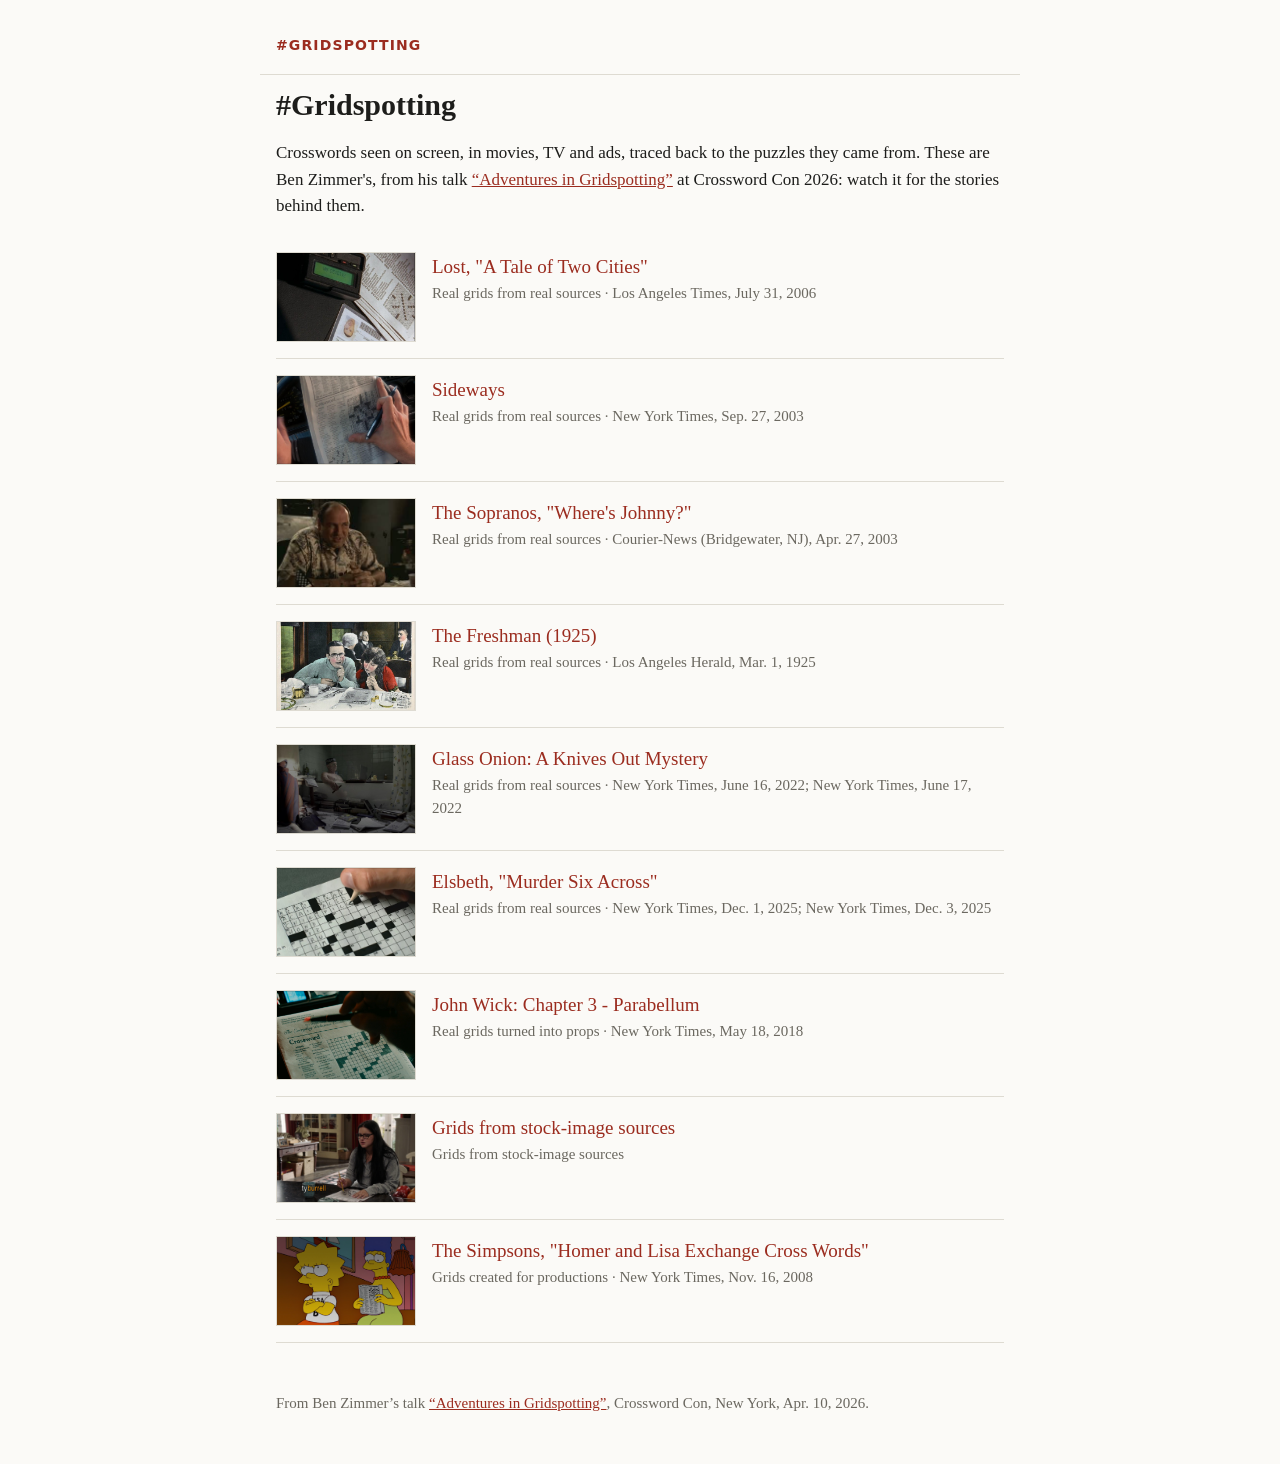
<file: index.html>
<!doctype html>
<html lang="en"><head><meta charset="utf-8">
<meta name="viewport" content="width=device-width, initial-scale=1">
<title>#Gridspotting</title>
<link rel="stylesheet" href="style.css">
</head><body>
<header><a class="site" href="index.html">#Gridspotting</a></header>
<main><h1>#Gridspotting</h1><p>Crosswords seen on screen, in movies, TV and ads, traced back to the puzzles they came from. These are Ben Zimmer's, from his talk <a href="https://www.youtube.com/watch?v=KkjbiKiHQyE">&ldquo;Adventures in Gridspotting&rdquo;</a> at Crossword Con 2026: watch it for the stories behind them.</p><ul class="posts"><li><img src="images/image35.jpg" alt="" loading="lazy"><div><a class="t" href="posts/lost-2006.html">Lost, &quot;A Tale of Two Cities&quot;</a><div class="meta">Real grids from real sources &middot; Los Angeles Times, July 31, 2006</div></div></li>
<li><img src="images/image15.jpg" alt="" loading="lazy"><div><a class="t" href="posts/sideways-2004.html">Sideways</a><div class="meta">Real grids from real sources &middot; New York Times, Sep. 27, 2003</div></div></li>
<li><img src="images/image5.jpg" alt="" loading="lazy"><div><a class="t" href="posts/sopranos-2004.html">The Sopranos, &quot;Where&#x27;s Johnny?&quot;</a><div class="meta">Real grids from real sources &middot; Courier-News (Bridgewater, NJ), Apr. 27, 2003</div></div></li>
<li><img src="images/image11.png" alt="" loading="lazy"><div><a class="t" href="posts/freshman-1925.html">The Freshman (1925)</a><div class="meta">Real grids from real sources &middot; Los Angeles Herald, Mar. 1, 1925</div></div></li>
<li><img src="images/image32.jpg" alt="" loading="lazy"><div><a class="t" href="posts/glass-onion-2022.html">Glass Onion: A Knives Out Mystery</a><div class="meta">Real grids from real sources &middot; New York Times, June 16, 2022; New York Times, June 17, 2022</div></div></li>
<li><img src="images/image22.png" alt="" loading="lazy"><div><a class="t" href="posts/elsbeth-2026.html">Elsbeth, &quot;Murder Six Across&quot;</a><div class="meta">Real grids from real sources &middot; New York Times, Dec. 1, 2025; New York Times, Dec. 3, 2025</div></div></li>
<li><img src="images/image9.png" alt="" loading="lazy"><div><a class="t" href="posts/john-wick-3.html">John Wick: Chapter 3 - Parabellum</a><div class="meta">Real grids turned into props &middot; New York Times, May 18, 2018</div></div></li>
<li><img src="images/image20.png" alt="" loading="lazy"><div><a class="t" href="posts/stock-grids.html">Grids from stock-image sources</a><div class="meta">Grids from stock-image sources</div></div></li>
<li><img src="images/image27.png" alt="" loading="lazy"><div><a class="t" href="posts/simpsons-2008.html">The Simpsons, &quot;Homer and Lisa Exchange Cross Words&quot;</a><div class="meta">Grids created for productions &middot; New York Times, Nov. 16, 2008</div></div></li></ul></main>
<footer>From Ben Zimmer&rsquo;s talk <a href="https://www.youtube.com/watch?v=KkjbiKiHQyE">&ldquo;Adventures in Gridspotting&rdquo;</a>,
Crossword Con, New York, Apr. 10, 2026.</footer>
</body></html>
</file>
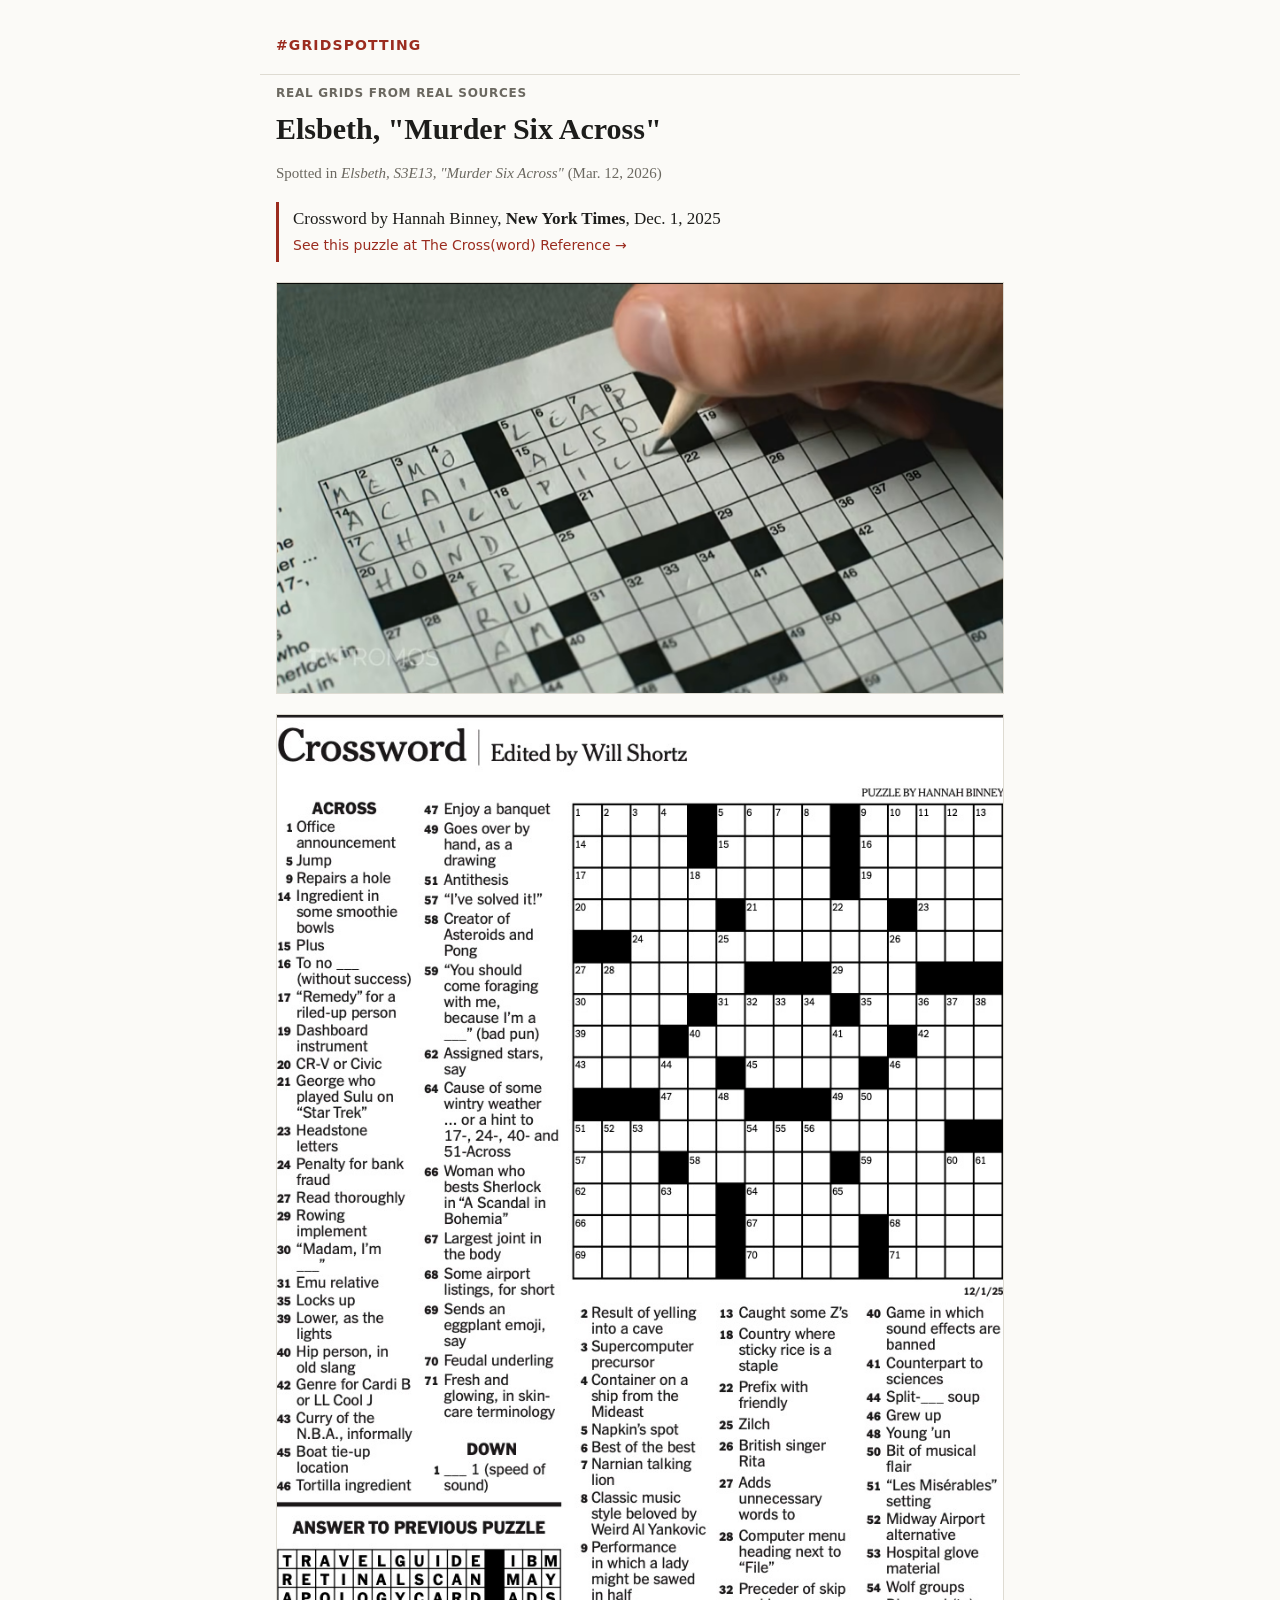
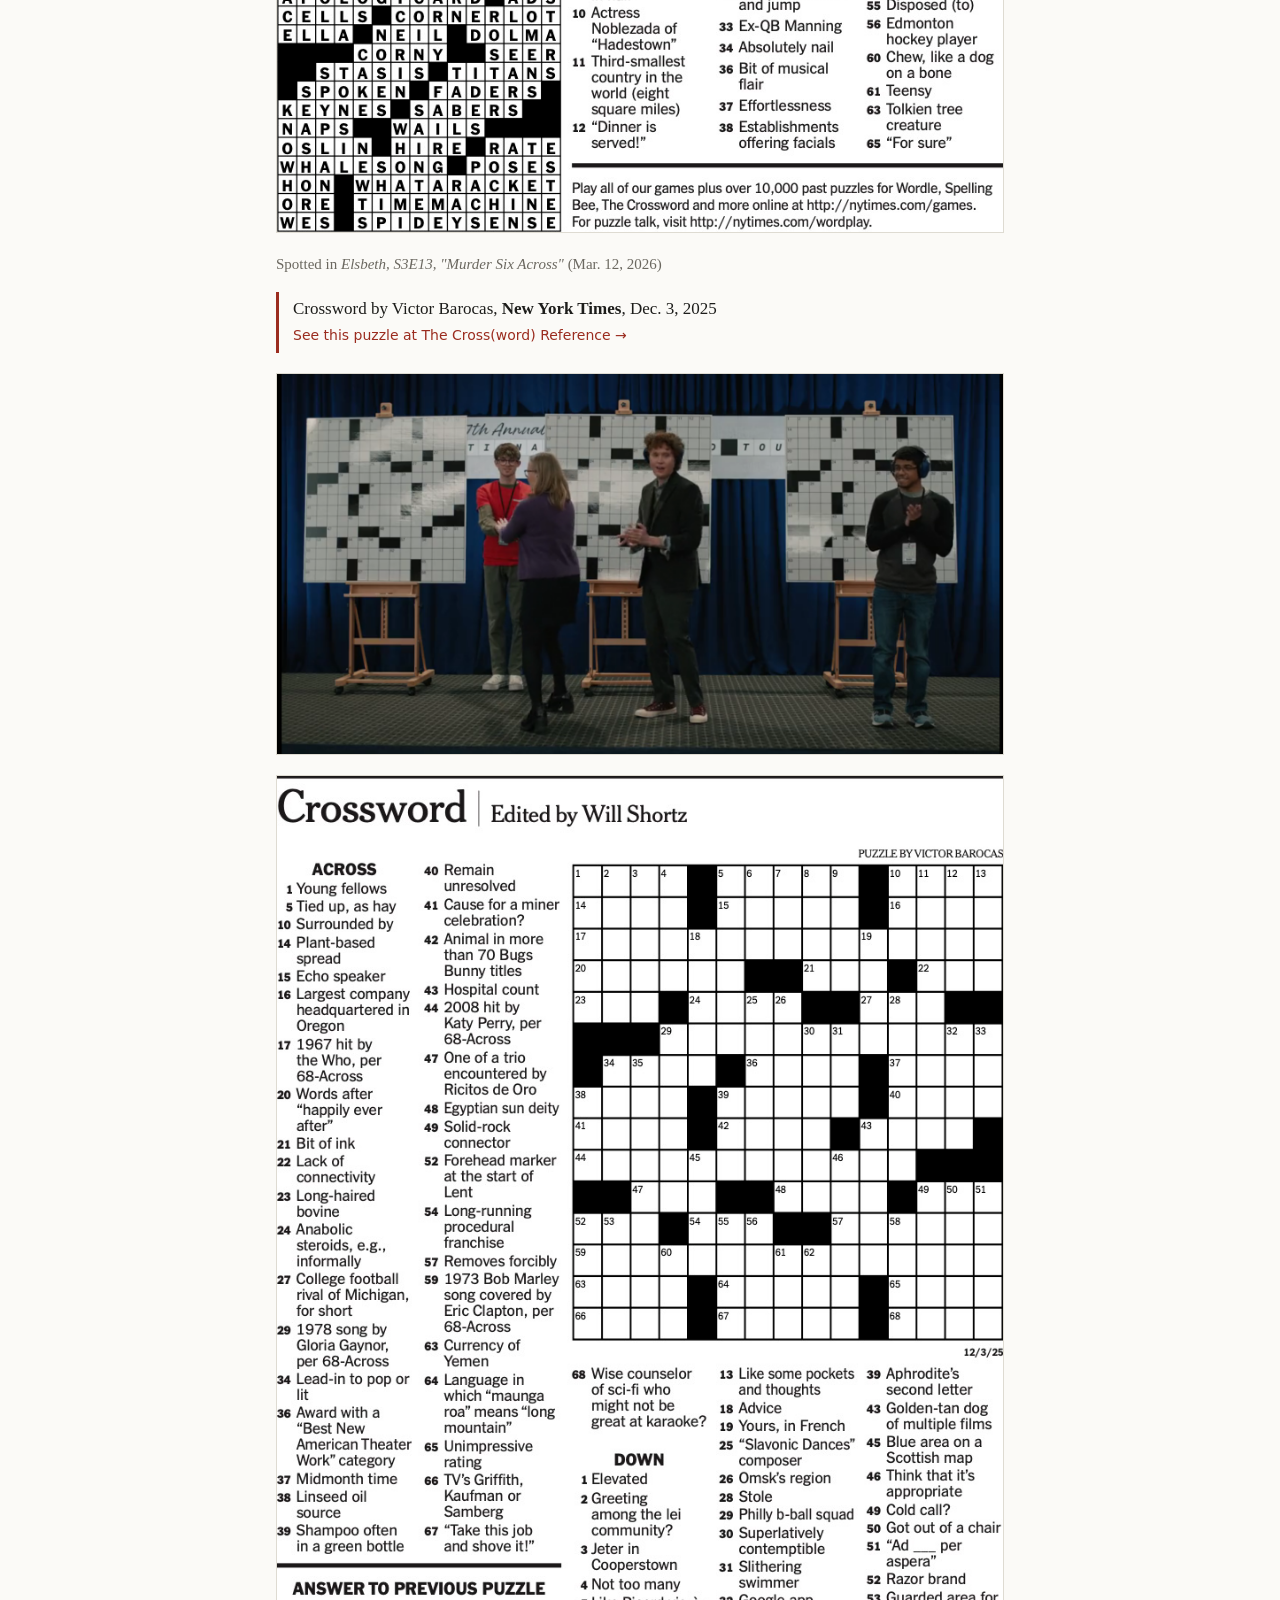
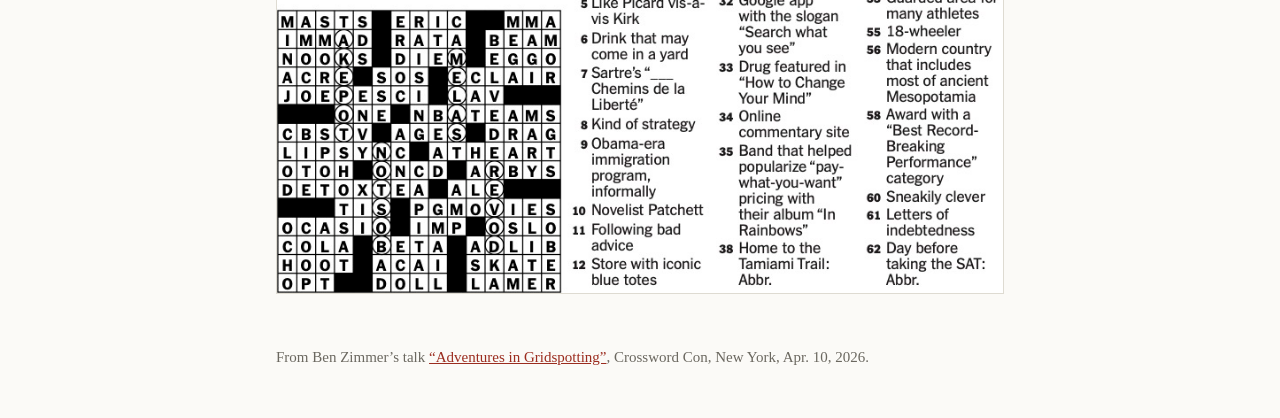
<file: posts/elsbeth-2026.html>
<!doctype html>
<html lang="en"><head><meta charset="utf-8">
<meta name="viewport" content="width=device-width, initial-scale=1">
<title>Elsbeth, &quot;Murder Six Across&quot;</title>
<link rel="stylesheet" href="../style.css">
</head><body>
<header><a class="site" href="../index.html">#Gridspotting</a></header>
<main><p class="kicker">Real grids from real sources</p>
<h1>Elsbeth, &quot;Murder Six Across&quot;</h1>
<section id="new-york-times-2025-12-01">
<p class="meta">Spotted in <i>Elsbeth, S3E13, &quot;Murder Six Across&quot;</i> (Mar. 12, 2026)</p>
<div class="match">Crossword by Hannah Binney, <b>New York Times</b>, Dec. 1, 2025<br><a class="xref" href="https://crosswordreference.com/puzzle/nytimes/nyt2025-12-01">See this puzzle at The Cross(word) Reference &rarr;</a></div>
<figure><img src="../images/image22.png" loading="lazy" alt=""></figure>
<figure><img src="../images/image7.png" loading="lazy" alt=""></figure>
</section>
<section id="new-york-times-2025-12-03">
<p class="meta">Spotted in <i>Elsbeth, S3E13, &quot;Murder Six Across&quot;</i> (Mar. 12, 2026)</p>
<div class="match">Crossword by Victor Barocas, <b>New York Times</b>, Dec. 3, 2025<br><a class="xref" href="https://crosswordreference.com/puzzle/nytimes/nyt2025-12-03">See this puzzle at The Cross(word) Reference &rarr;</a></div>
<figure><img src="../images/image10.png" loading="lazy" alt=""></figure>
<figure><img src="../images/image17.png" loading="lazy" alt=""></figure>
</section></main>
<footer>From Ben Zimmer&rsquo;s talk <a href="https://www.youtube.com/watch?v=KkjbiKiHQyE">&ldquo;Adventures in Gridspotting&rdquo;</a>,
Crossword Con, New York, Apr. 10, 2026.</footer>
</body></html>
</file>
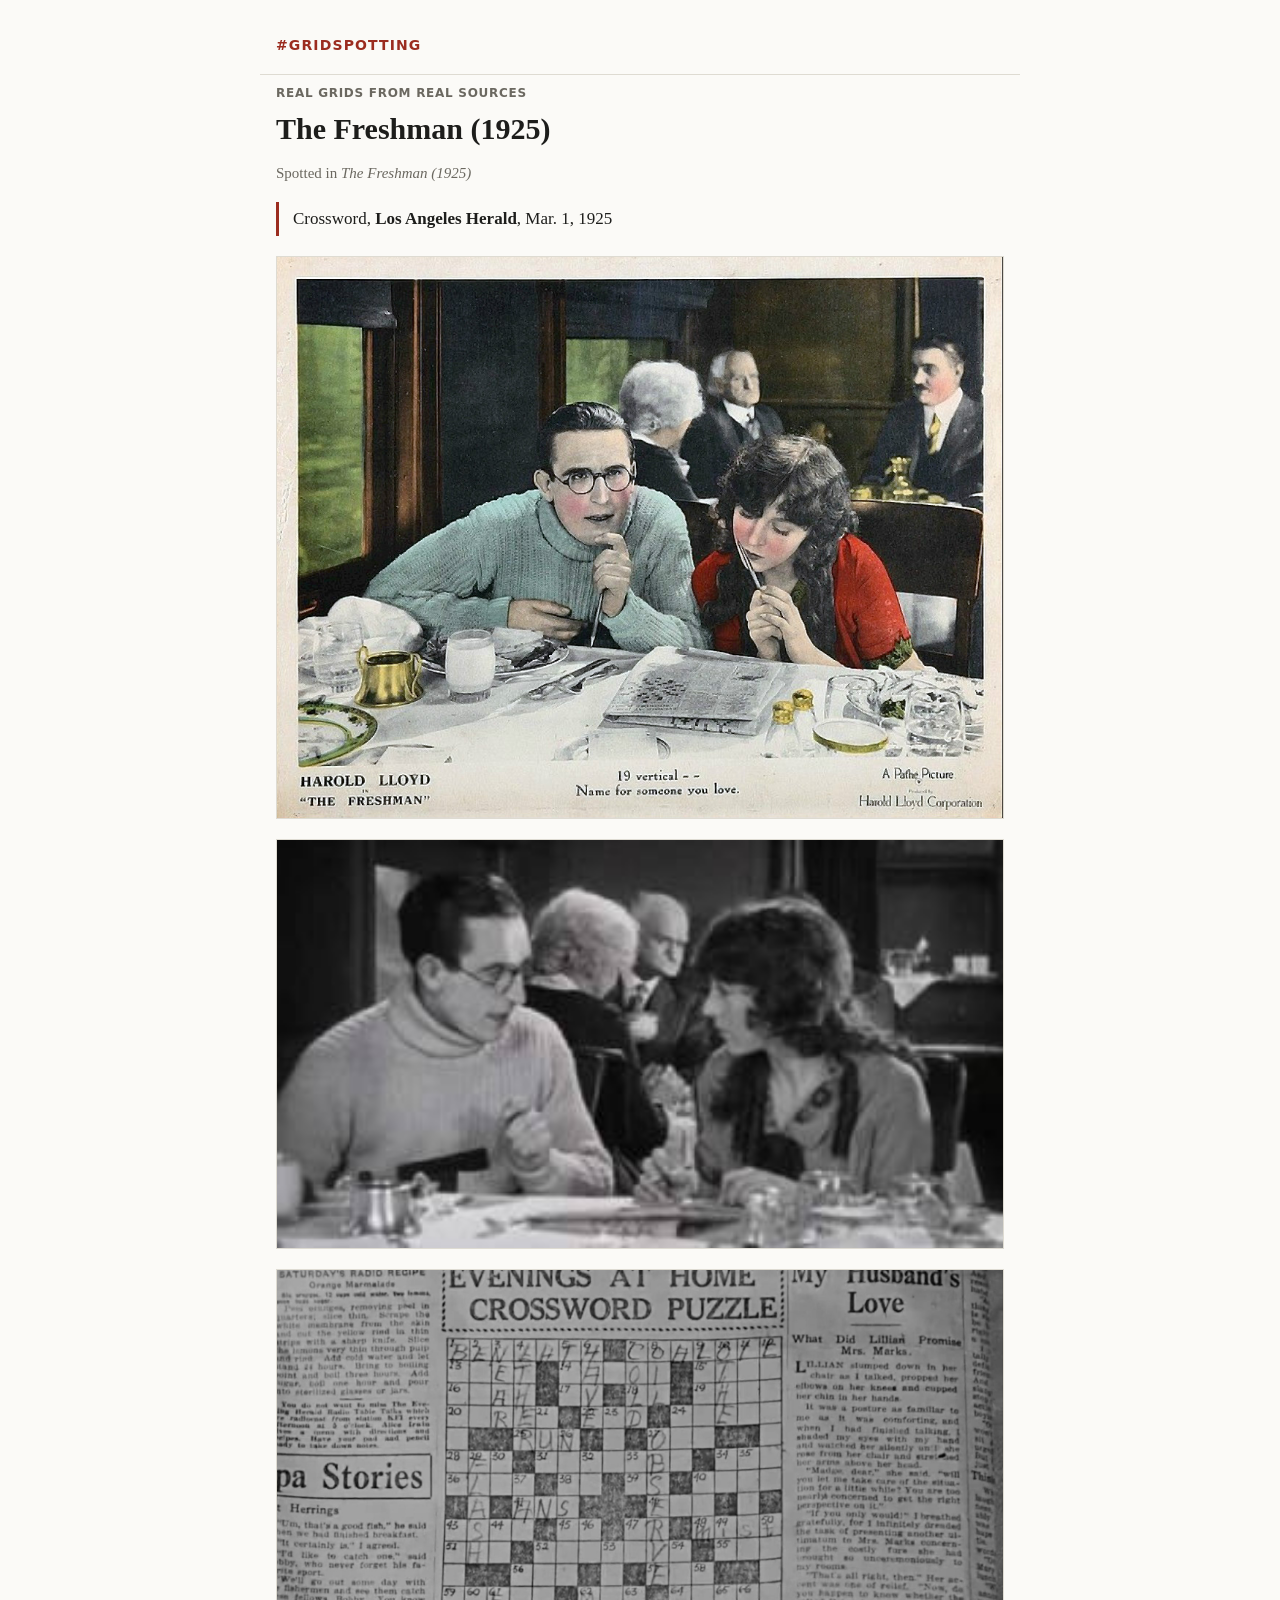
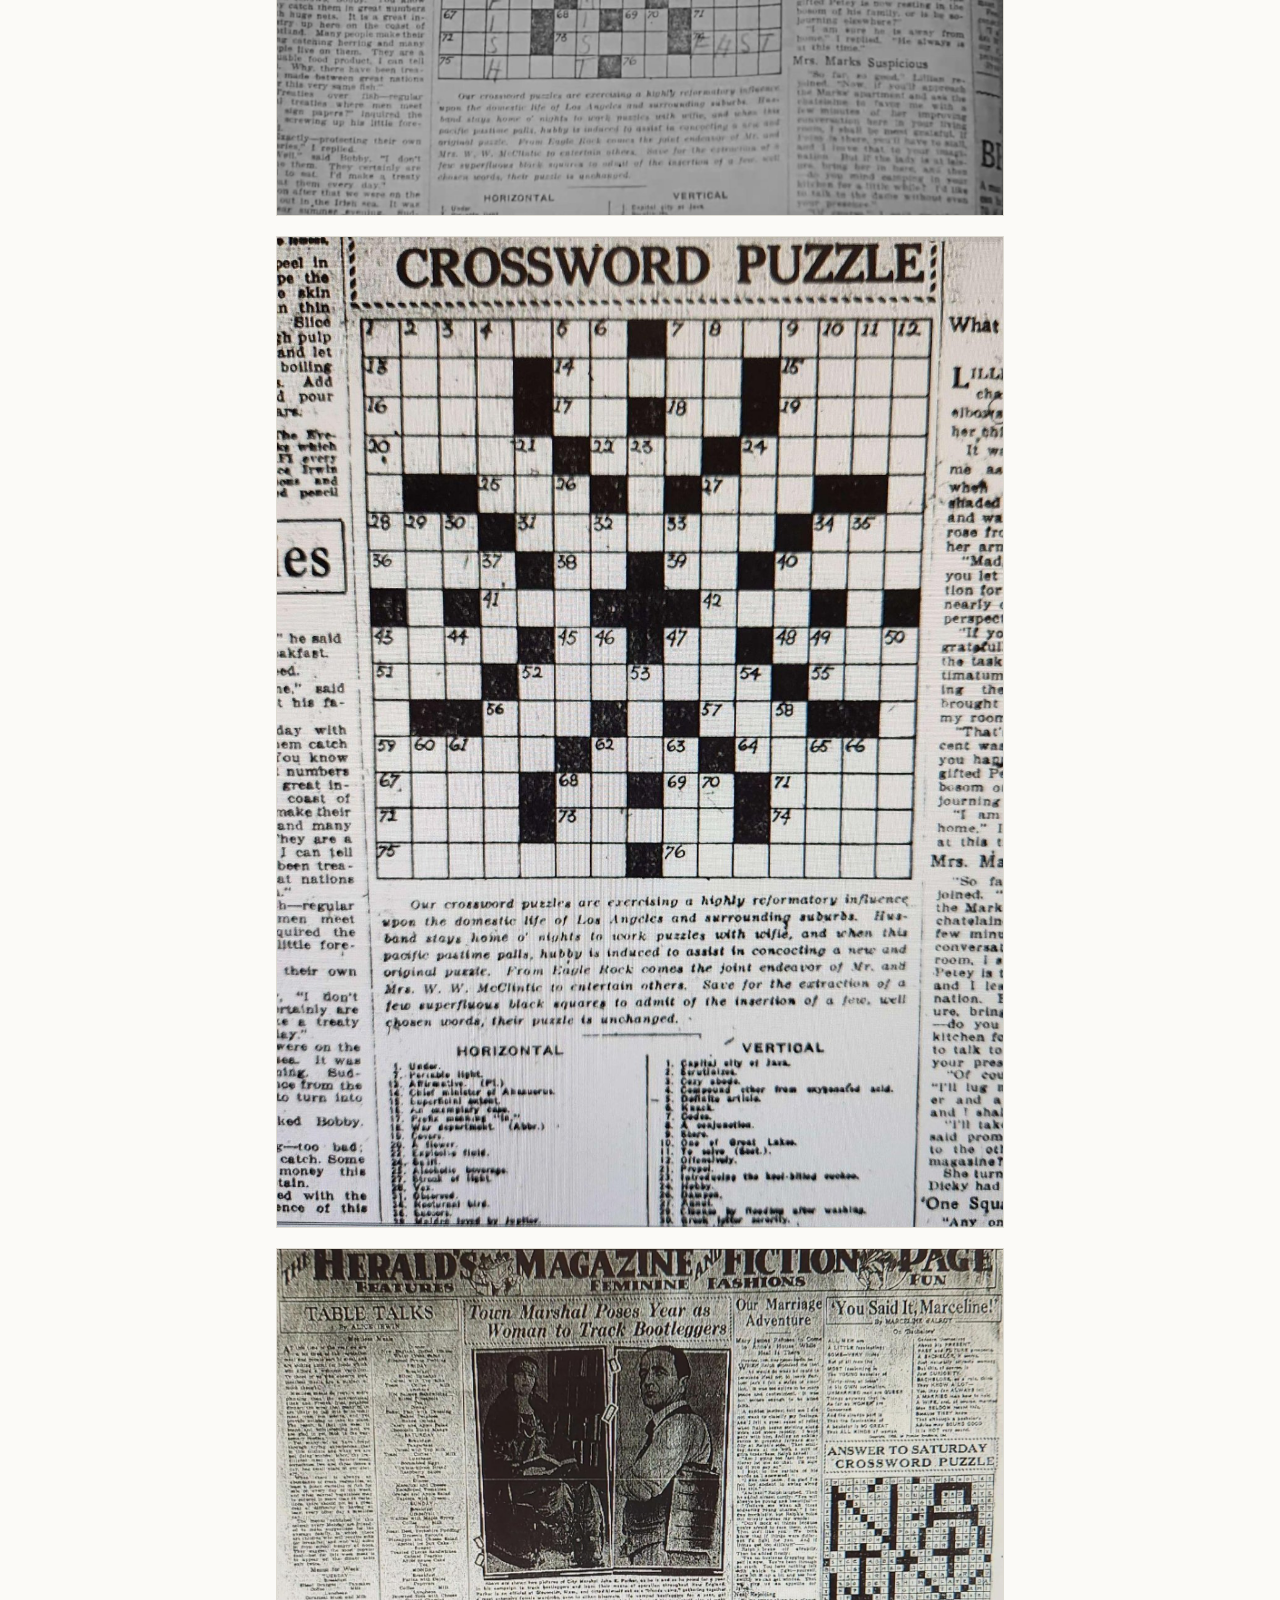
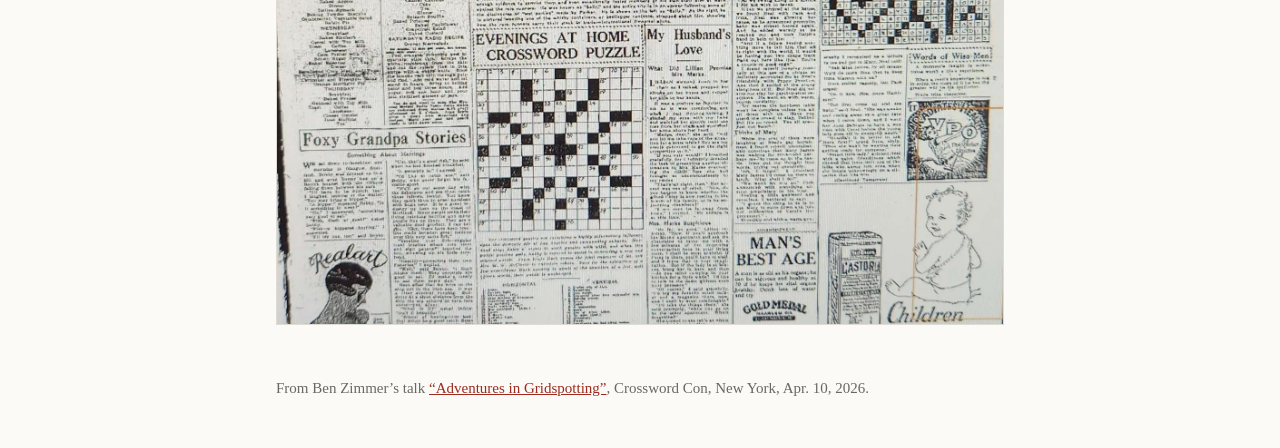
<file: posts/freshman-1925.html>
<!doctype html>
<html lang="en"><head><meta charset="utf-8">
<meta name="viewport" content="width=device-width, initial-scale=1">
<title>The Freshman (1925)</title>
<link rel="stylesheet" href="../style.css">
</head><body>
<header><a class="site" href="../index.html">#Gridspotting</a></header>
<main><p class="kicker">Real grids from real sources</p>
<h1>The Freshman (1925)</h1>
<section id="los-angeles-herald-1925-03-01">
<p class="meta">Spotted in <i>The Freshman (1925)</i></p>
<div class="match">Crossword, <b>Los Angeles Herald</b>, Mar. 1, 1925</div>
<figure><img src="../images/image11.png" loading="lazy" alt=""></figure>
<figure><img src="../images/image4.jpg" loading="lazy" alt=""></figure>
<figure><img src="../images/image37.jpg" loading="lazy" alt=""></figure>
<figure><img src="../images/image34.jpg" loading="lazy" alt=""></figure>
<figure><img src="../images/image38.jpg" loading="lazy" alt=""></figure>
</section></main>
<footer>From Ben Zimmer&rsquo;s talk <a href="https://www.youtube.com/watch?v=KkjbiKiHQyE">&ldquo;Adventures in Gridspotting&rdquo;</a>,
Crossword Con, New York, Apr. 10, 2026.</footer>
</body></html>
</file>
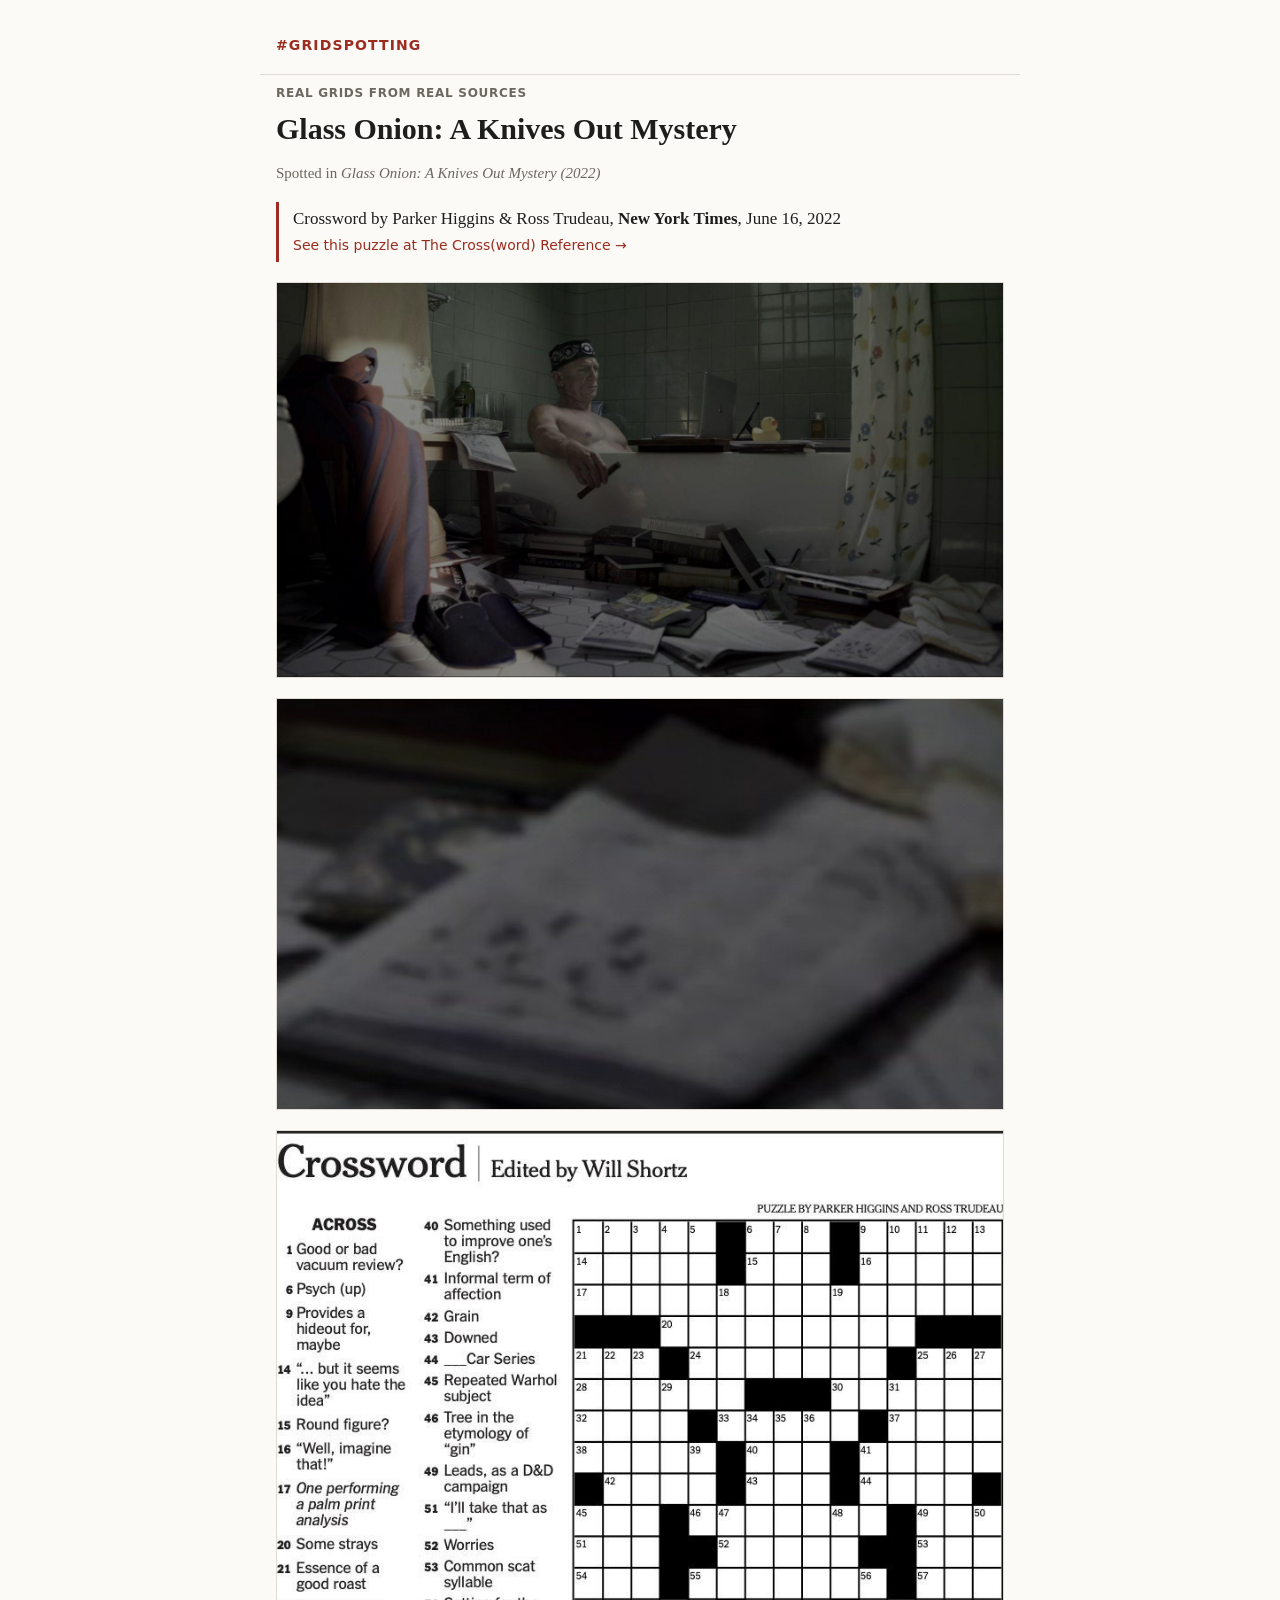
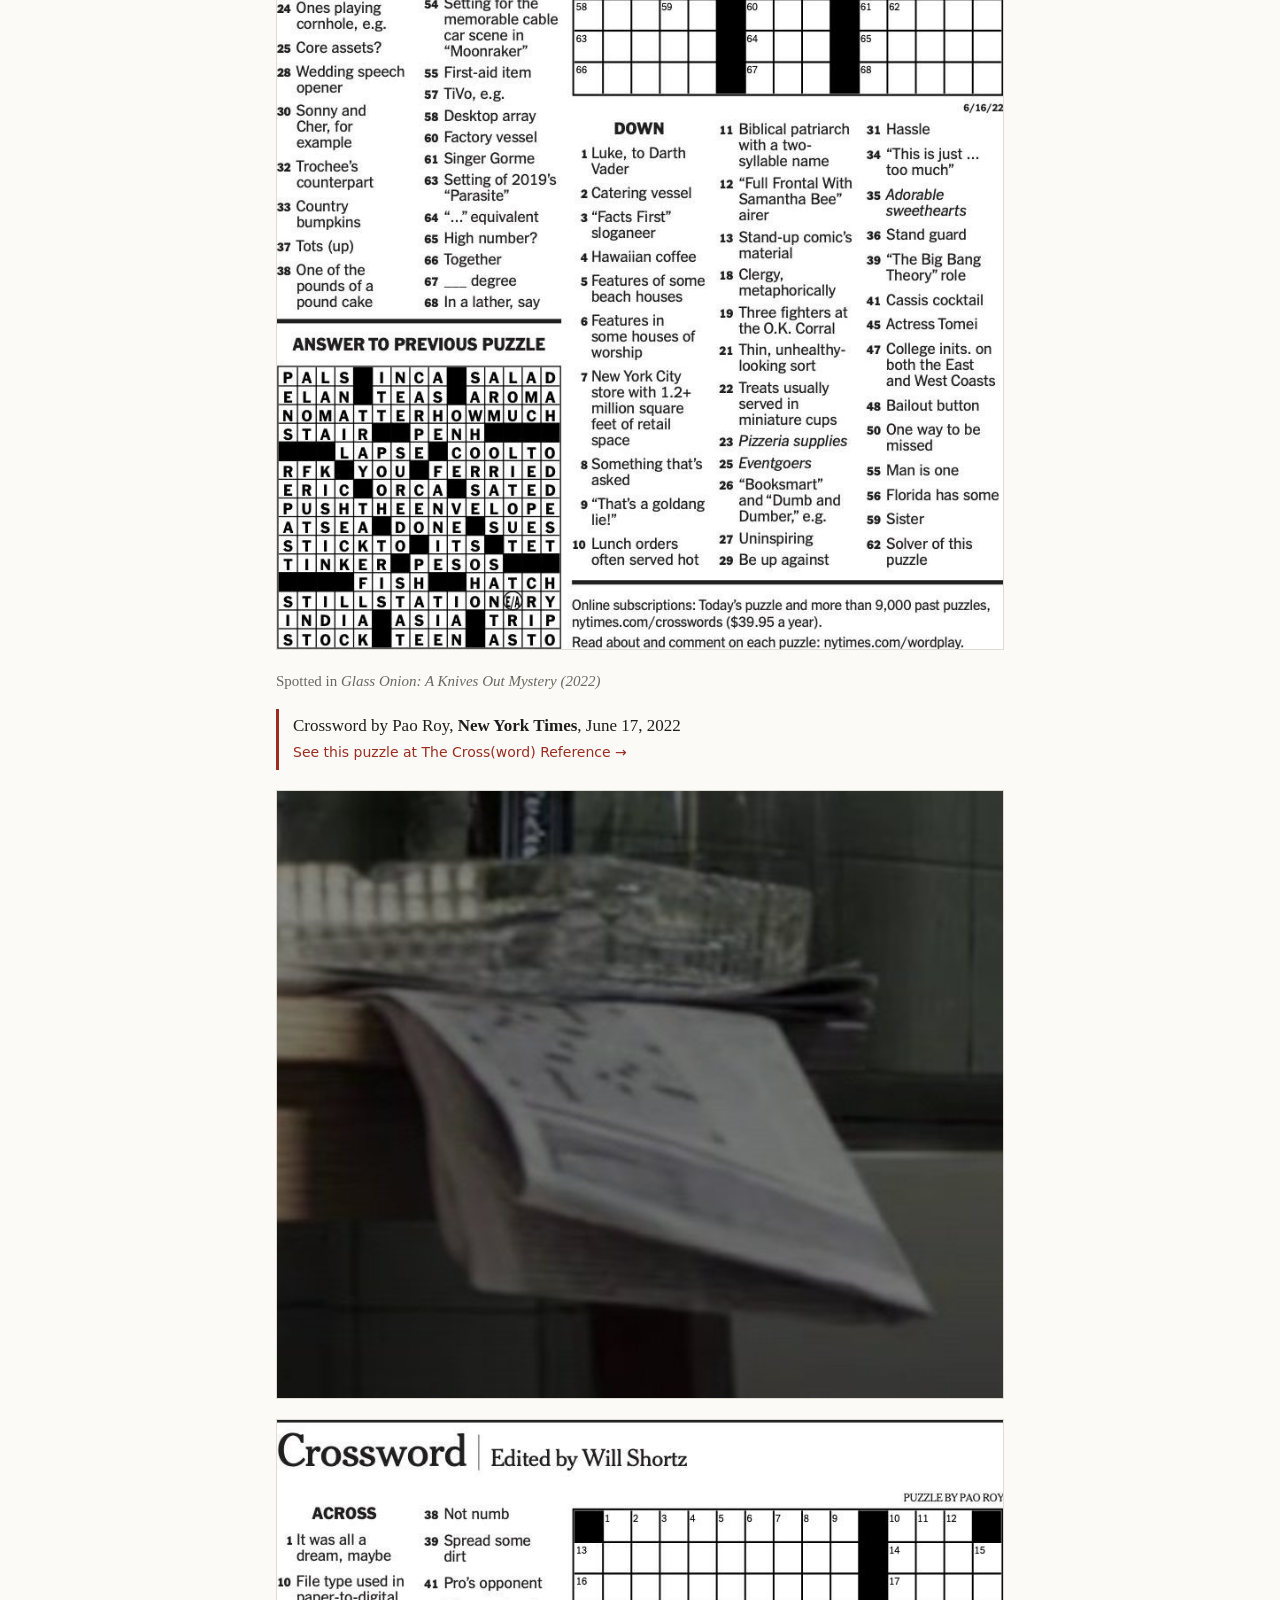
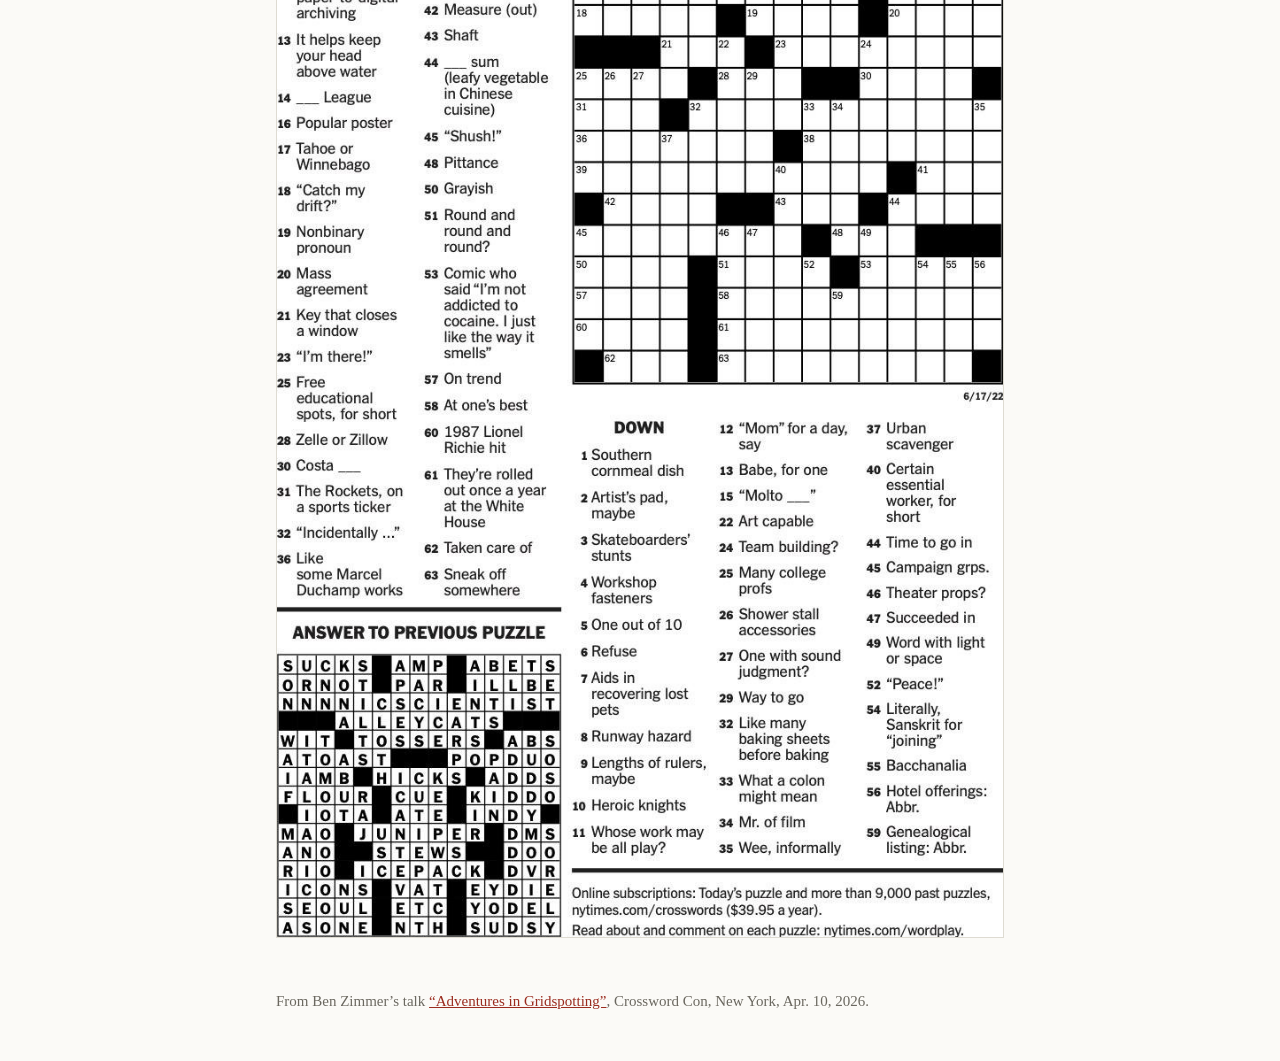
<file: posts/glass-onion-2022.html>
<!doctype html>
<html lang="en"><head><meta charset="utf-8">
<meta name="viewport" content="width=device-width, initial-scale=1">
<title>Glass Onion: A Knives Out Mystery</title>
<link rel="stylesheet" href="../style.css">
</head><body>
<header><a class="site" href="../index.html">#Gridspotting</a></header>
<main><p class="kicker">Real grids from real sources</p>
<h1>Glass Onion: A Knives Out Mystery</h1>
<section id="new-york-times-2022-06-16">
<p class="meta">Spotted in <i>Glass Onion: A Knives Out Mystery (2022)</i></p>
<div class="match">Crossword by Parker Higgins &amp; Ross Trudeau, <b>New York Times</b>, June 16, 2022<br><a class="xref" href="https://crosswordreference.com/puzzle/nytimes/nyt2022-06-16">See this puzzle at The Cross(word) Reference &rarr;</a></div>
<figure><img src="../images/image32.jpg" loading="lazy" alt=""></figure>
<figure><img src="../images/image3.jpg" loading="lazy" alt=""></figure>
<figure><img src="../images/image21.jpg" loading="lazy" alt=""></figure>
</section>
<section id="new-york-times-2022-06-17">
<p class="meta">Spotted in <i>Glass Onion: A Knives Out Mystery (2022)</i></p>
<div class="match">Crossword by Pao Roy, <b>New York Times</b>, June 17, 2022<br><a class="xref" href="https://crosswordreference.com/puzzle/nytimes/nyt2022-06-17">See this puzzle at The Cross(word) Reference &rarr;</a></div>
<figure><img src="../images/image1.jpg" loading="lazy" alt=""></figure>
<figure><img src="../images/image28.jpg" loading="lazy" alt=""></figure>
</section></main>
<footer>From Ben Zimmer&rsquo;s talk <a href="https://www.youtube.com/watch?v=KkjbiKiHQyE">&ldquo;Adventures in Gridspotting&rdquo;</a>,
Crossword Con, New York, Apr. 10, 2026.</footer>
</body></html>
</file>
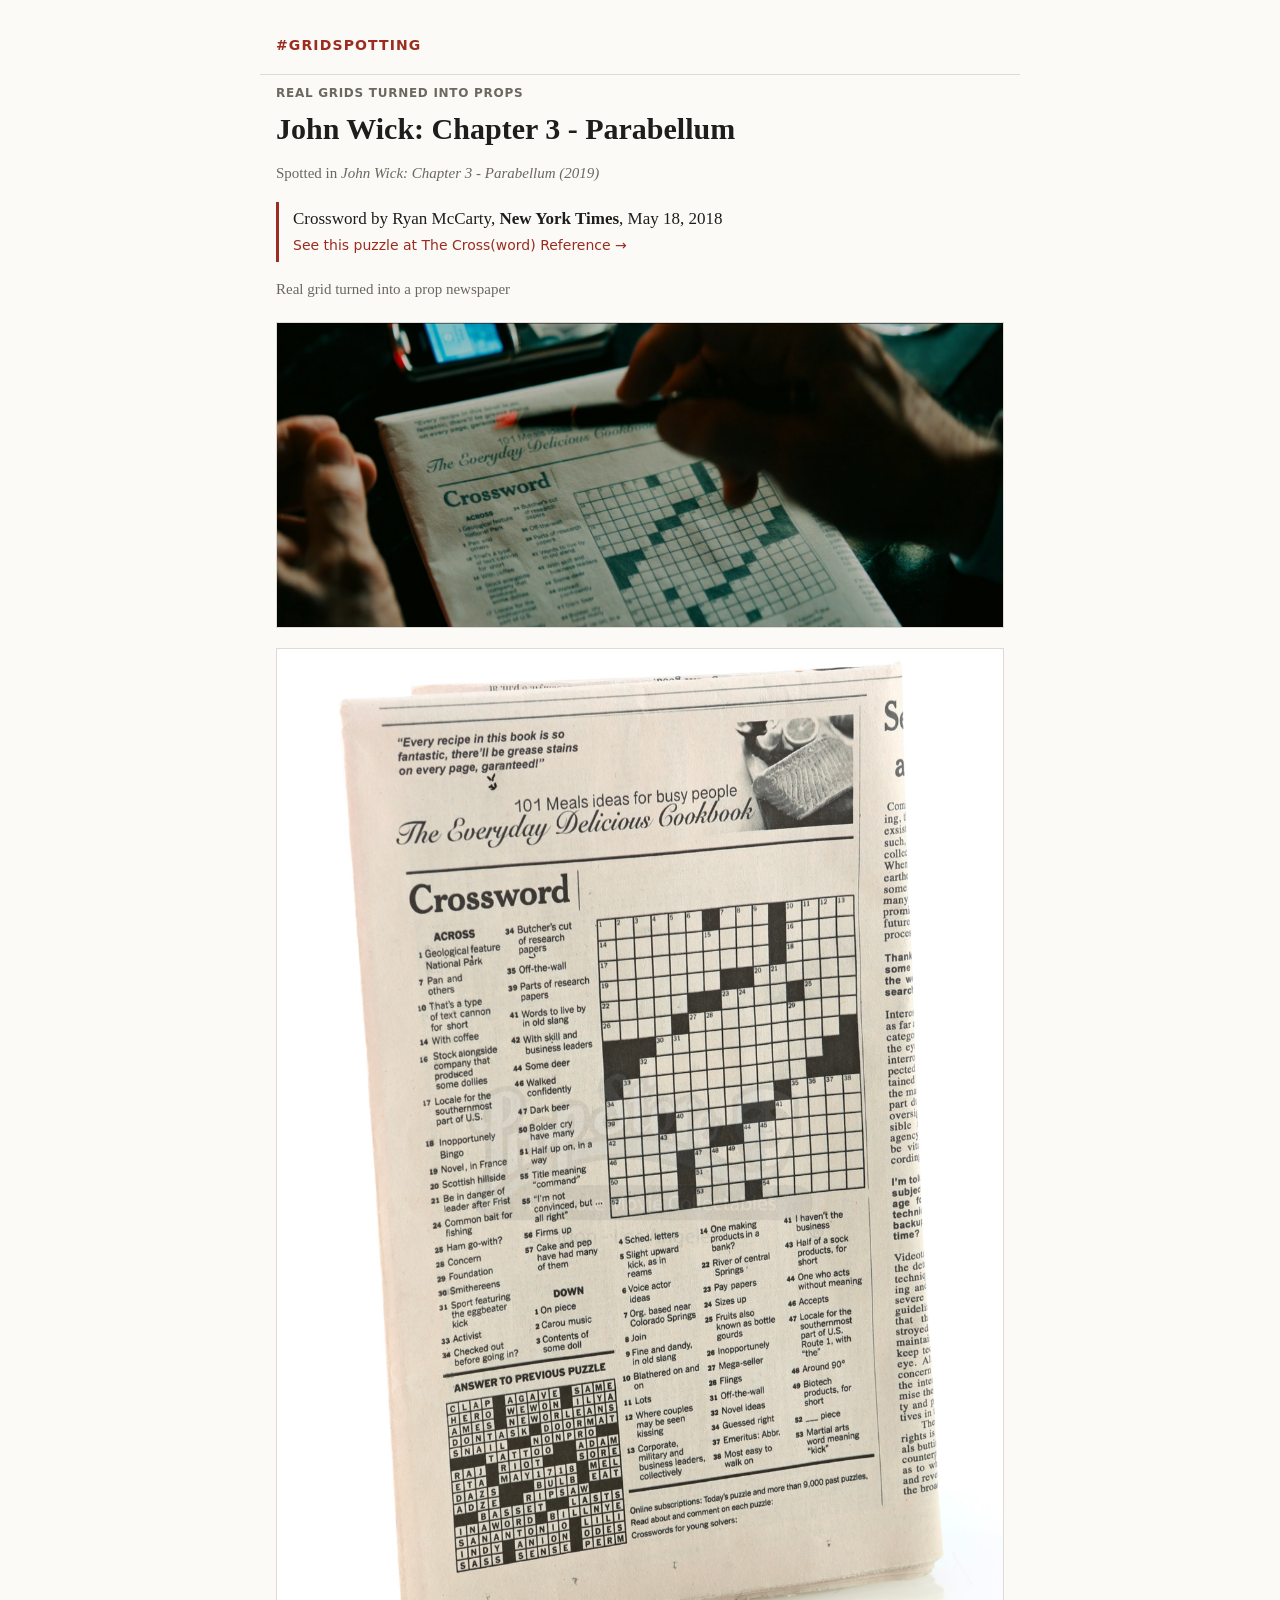
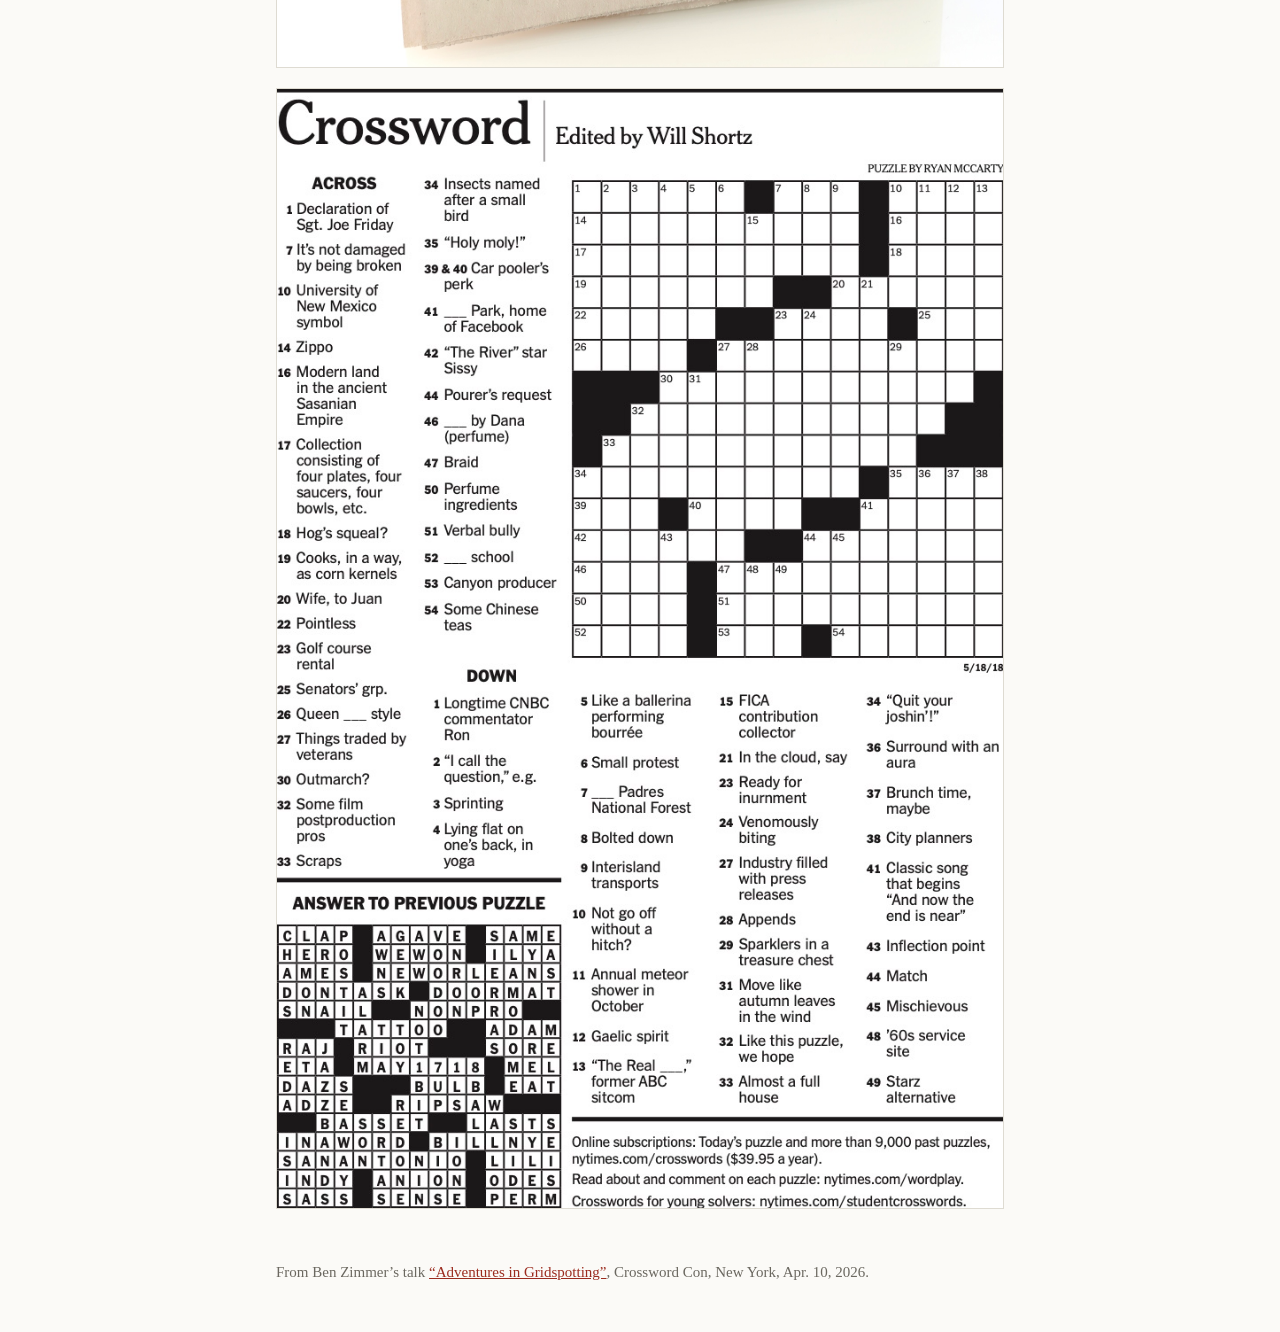
<file: posts/john-wick-3.html>
<!doctype html>
<html lang="en"><head><meta charset="utf-8">
<meta name="viewport" content="width=device-width, initial-scale=1">
<title>John Wick: Chapter 3 - Parabellum</title>
<link rel="stylesheet" href="../style.css">
</head><body>
<header><a class="site" href="../index.html">#Gridspotting</a></header>
<main><p class="kicker">Real grids turned into props</p>
<h1>John Wick: Chapter 3 - Parabellum</h1>
<section id="new-york-times-2018-05-18">
<p class="meta">Spotted in <i>John Wick: Chapter 3 - Parabellum (2019)</i></p>
<div class="match">Crossword by Ryan McCarty, <b>New York Times</b>, May 18, 2018<br><a class="xref" href="https://crosswordreference.com/puzzle/nytimes/nyt2018-05-18">See this puzzle at The Cross(word) Reference &rarr;</a></div>
<p class="note">Real grid turned into a prop newspaper</p>
<figure><img src="../images/image9.png" loading="lazy" alt=""></figure>
<figure><img src="../images/image18.png" loading="lazy" alt=""></figure>
<figure><img src="../images/image12.png" loading="lazy" alt=""></figure>
</section></main>
<footer>From Ben Zimmer&rsquo;s talk <a href="https://www.youtube.com/watch?v=KkjbiKiHQyE">&ldquo;Adventures in Gridspotting&rdquo;</a>,
Crossword Con, New York, Apr. 10, 2026.</footer>
</body></html>
</file>
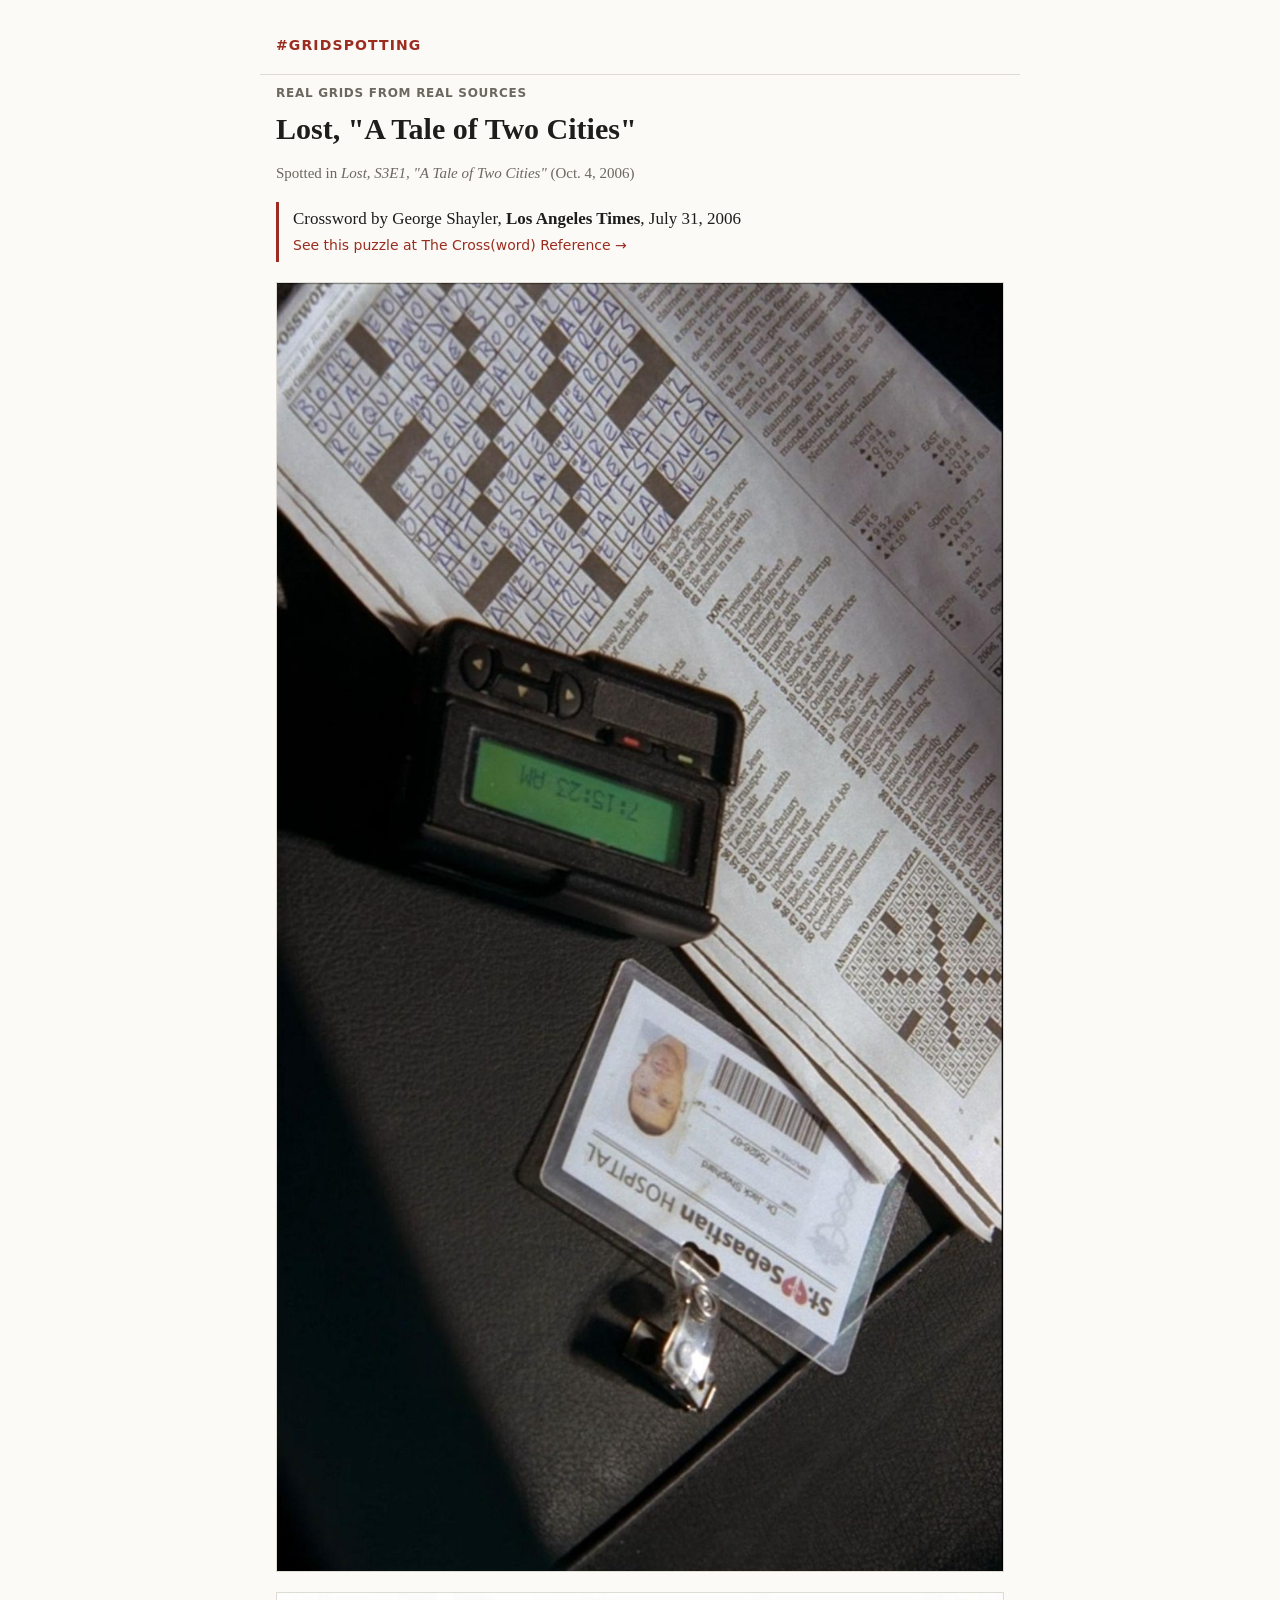
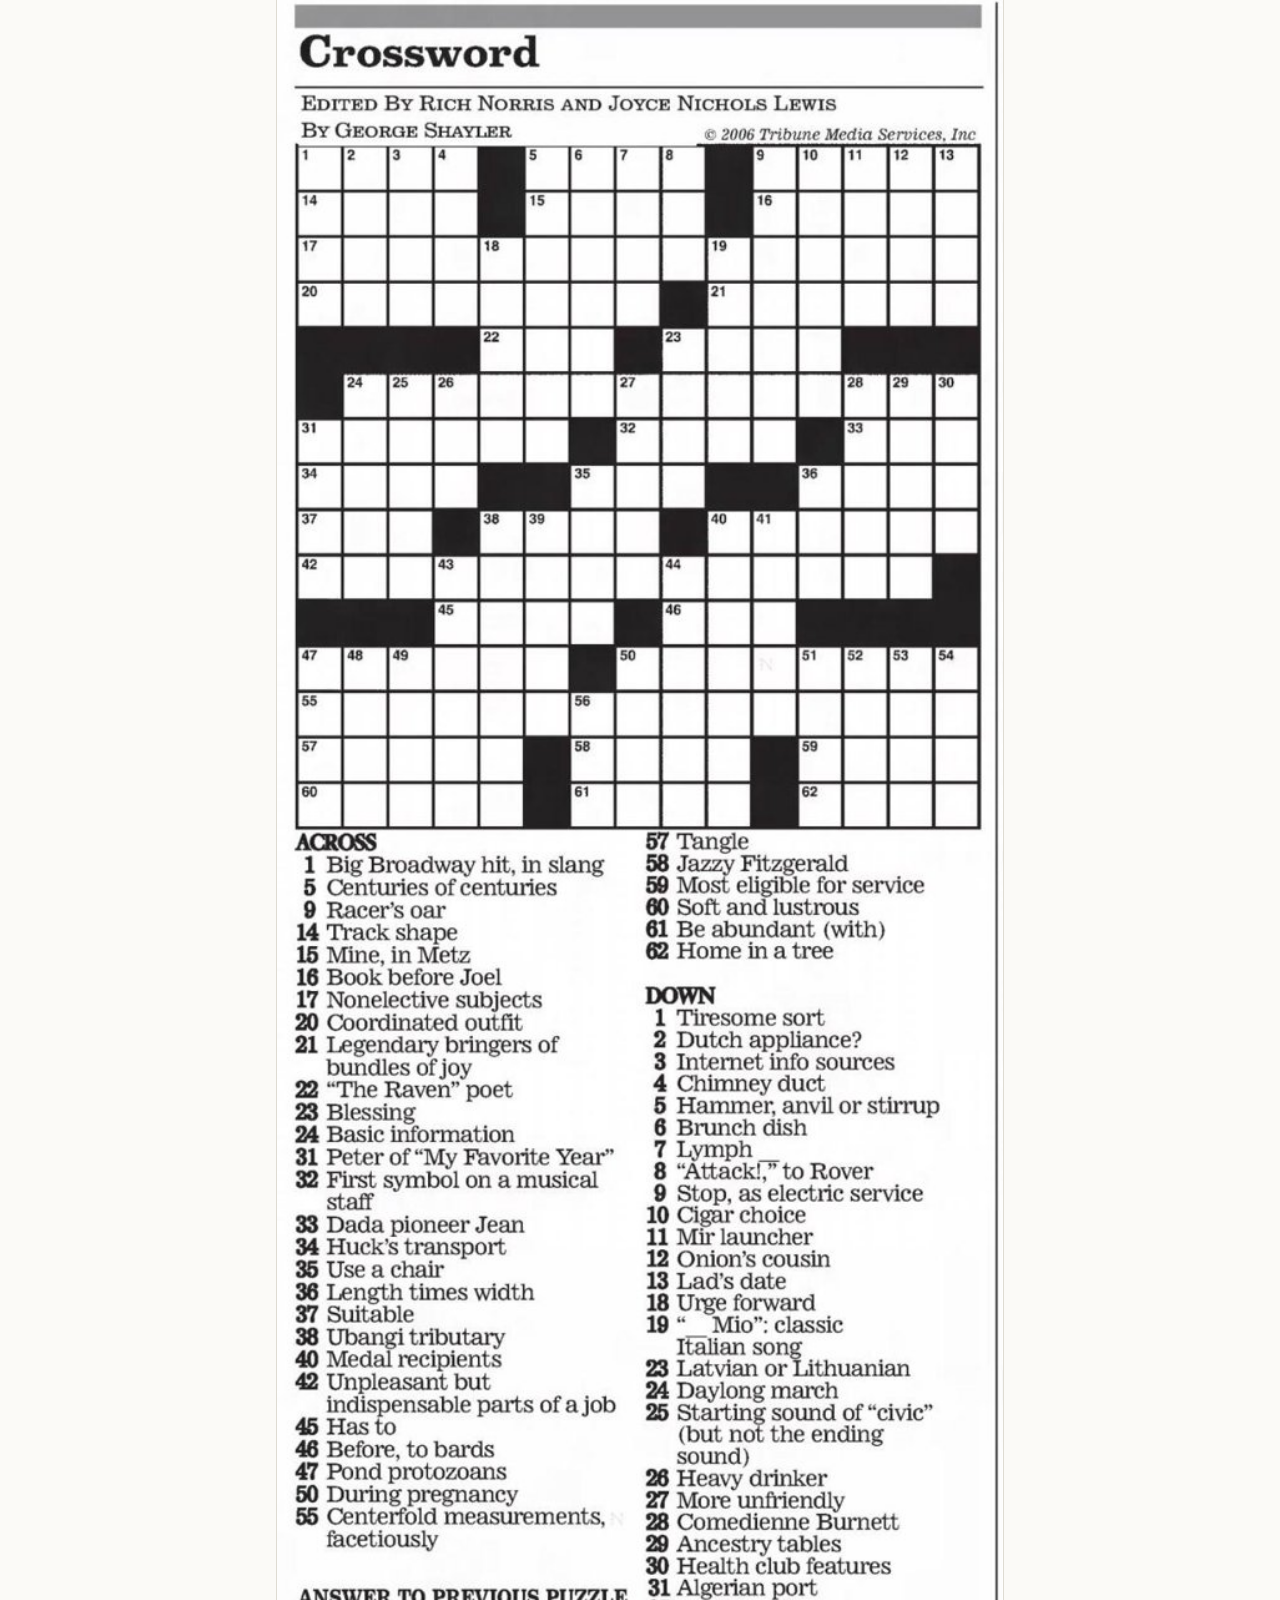
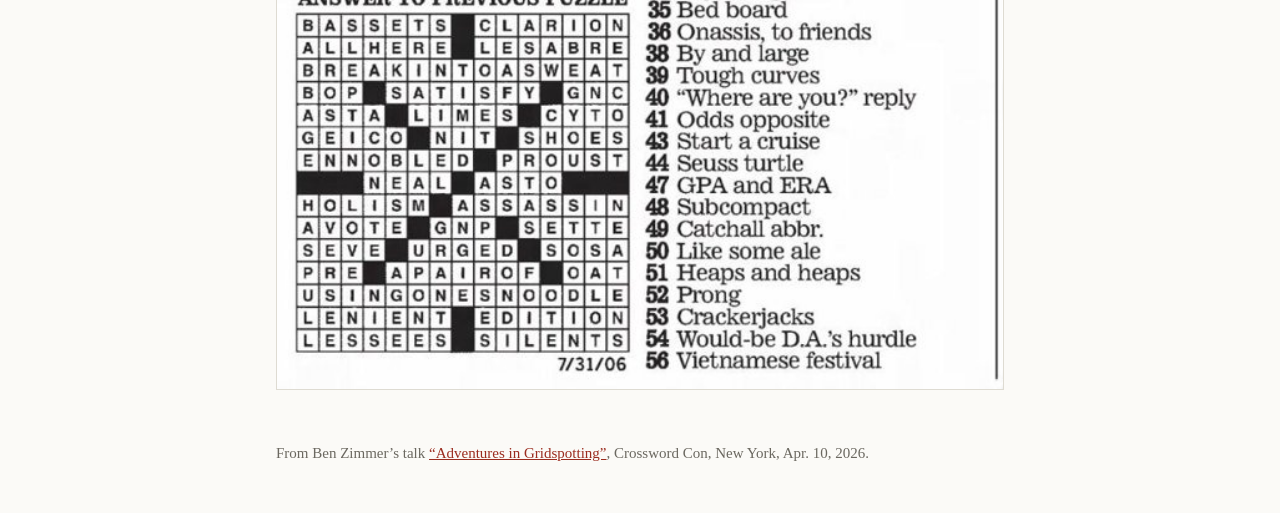
<file: posts/lost-2006.html>
<!doctype html>
<html lang="en"><head><meta charset="utf-8">
<meta name="viewport" content="width=device-width, initial-scale=1">
<title>Lost, &quot;A Tale of Two Cities&quot;</title>
<link rel="stylesheet" href="../style.css">
</head><body>
<header><a class="site" href="../index.html">#Gridspotting</a></header>
<main><p class="kicker">Real grids from real sources</p>
<h1>Lost, &quot;A Tale of Two Cities&quot;</h1>
<section id="los-angeles-times-2006-07-31">
<p class="meta">Spotted in <i>Lost, S3E1, &quot;A Tale of Two Cities&quot;</i> (Oct. 4, 2006)</p>
<div class="match">Crossword by George Shayler, <b>Los Angeles Times</b>, July 31, 2006<br><a class="xref" href="https://crosswordreference.com/puzzle/latimes/lat2006-07-31">See this puzzle at The Cross(word) Reference &rarr;</a></div>
<figure><img src="../images/image35.jpg" loading="lazy" alt=""></figure>
<figure><img src="../images/image8.jpg" loading="lazy" alt=""></figure>
</section></main>
<footer>From Ben Zimmer&rsquo;s talk <a href="https://www.youtube.com/watch?v=KkjbiKiHQyE">&ldquo;Adventures in Gridspotting&rdquo;</a>,
Crossword Con, New York, Apr. 10, 2026.</footer>
</body></html>
</file>
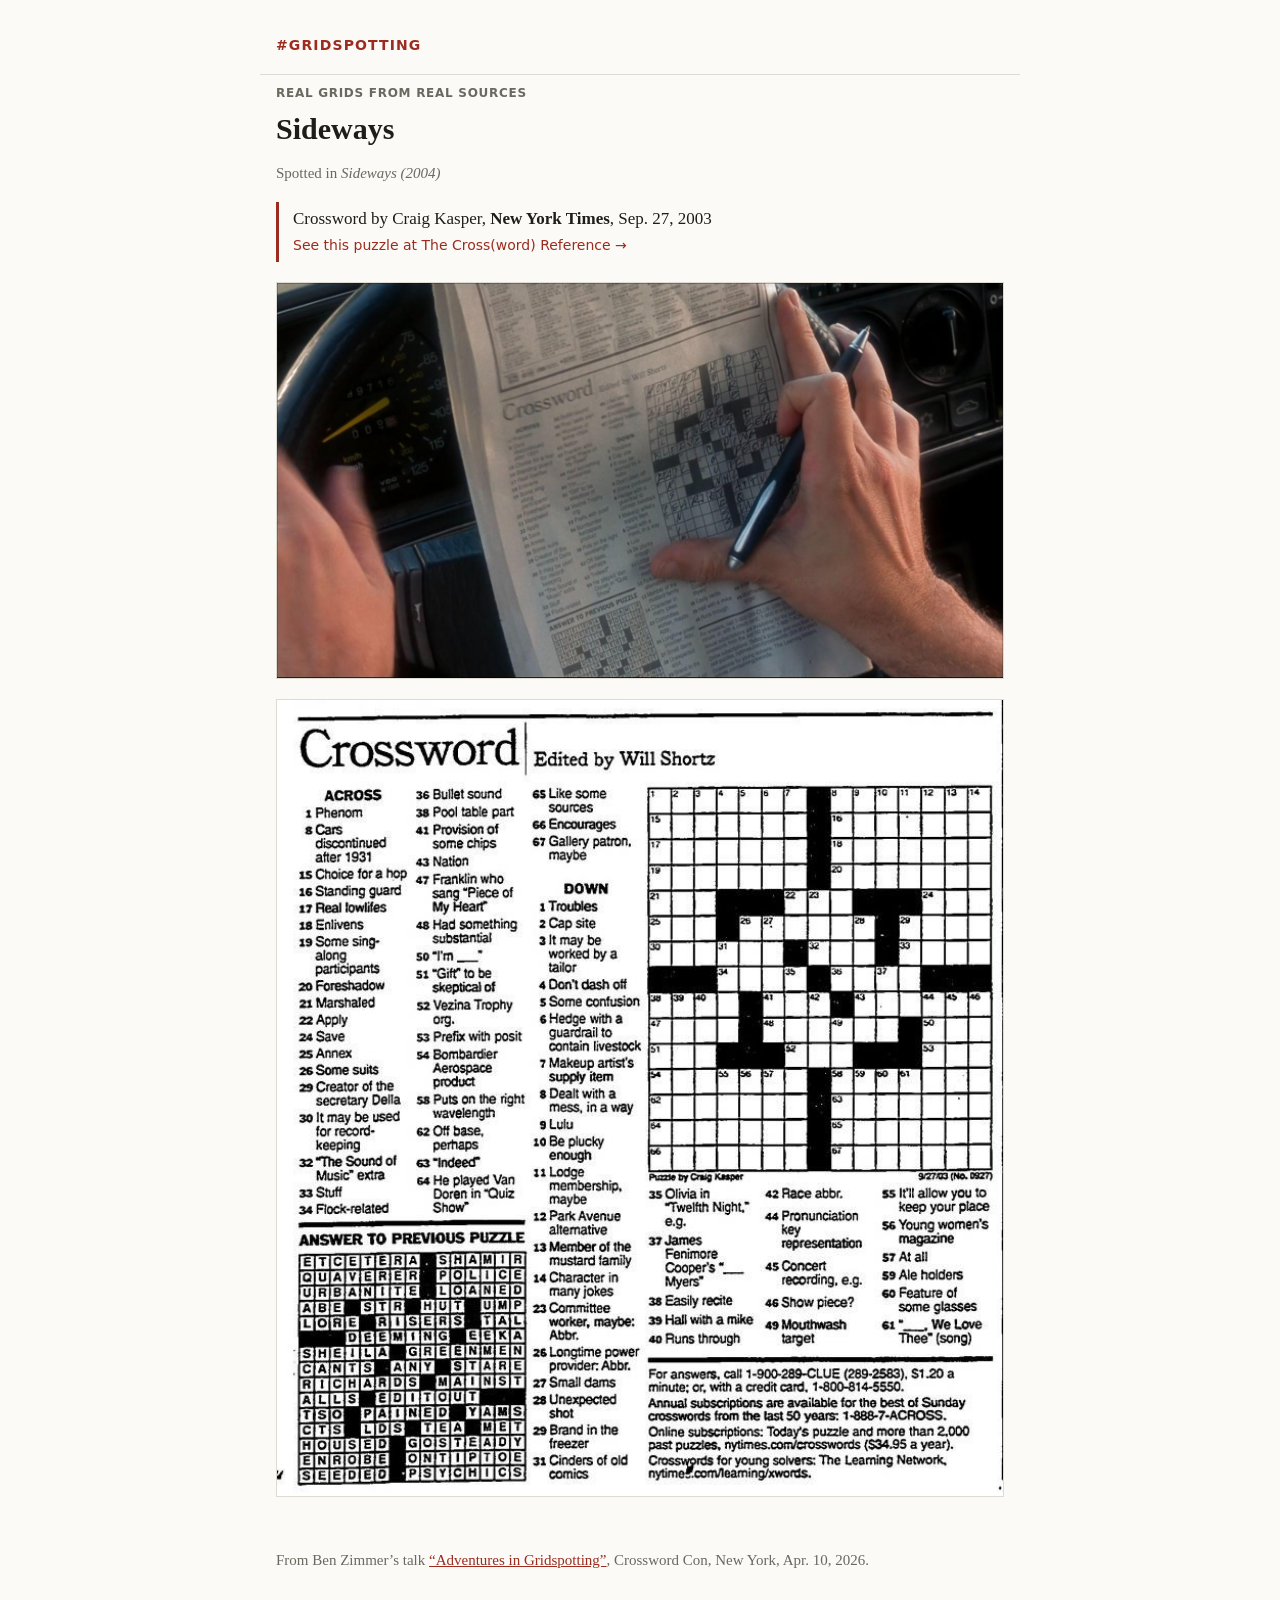
<file: posts/sideways-2004.html>
<!doctype html>
<html lang="en"><head><meta charset="utf-8">
<meta name="viewport" content="width=device-width, initial-scale=1">
<title>Sideways</title>
<link rel="stylesheet" href="../style.css">
</head><body>
<header><a class="site" href="../index.html">#Gridspotting</a></header>
<main><p class="kicker">Real grids from real sources</p>
<h1>Sideways</h1>
<section id="new-york-times-2003-09-27">
<p class="meta">Spotted in <i>Sideways (2004)</i></p>
<div class="match">Crossword by Craig Kasper, <b>New York Times</b>, Sep. 27, 2003<br><a class="xref" href="https://crosswordreference.com/puzzle/nytimes/nyt2003-09-27">See this puzzle at The Cross(word) Reference &rarr;</a></div>
<figure><img src="../images/image15.jpg" loading="lazy" alt=""></figure>
<figure><img src="../images/image14.jpg" loading="lazy" alt=""></figure>
</section></main>
<footer>From Ben Zimmer&rsquo;s talk <a href="https://www.youtube.com/watch?v=KkjbiKiHQyE">&ldquo;Adventures in Gridspotting&rdquo;</a>,
Crossword Con, New York, Apr. 10, 2026.</footer>
</body></html>
</file>
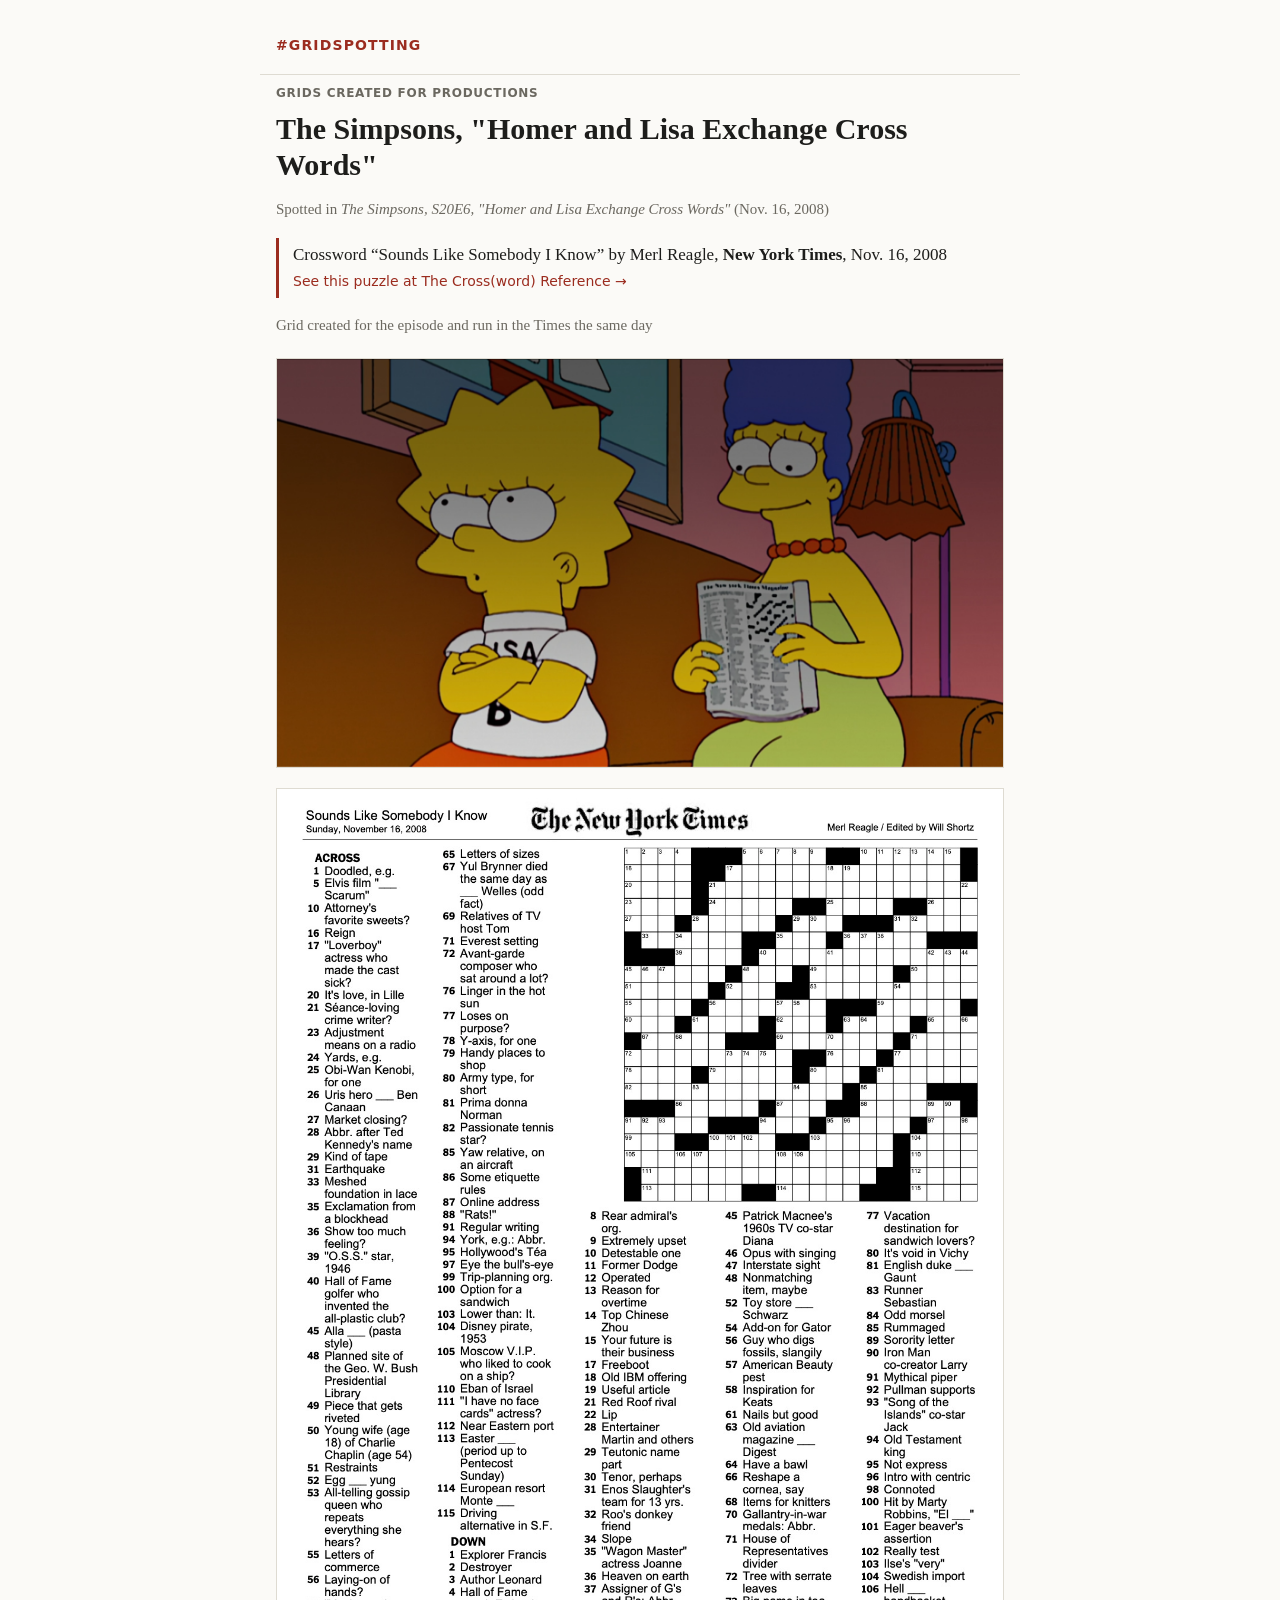
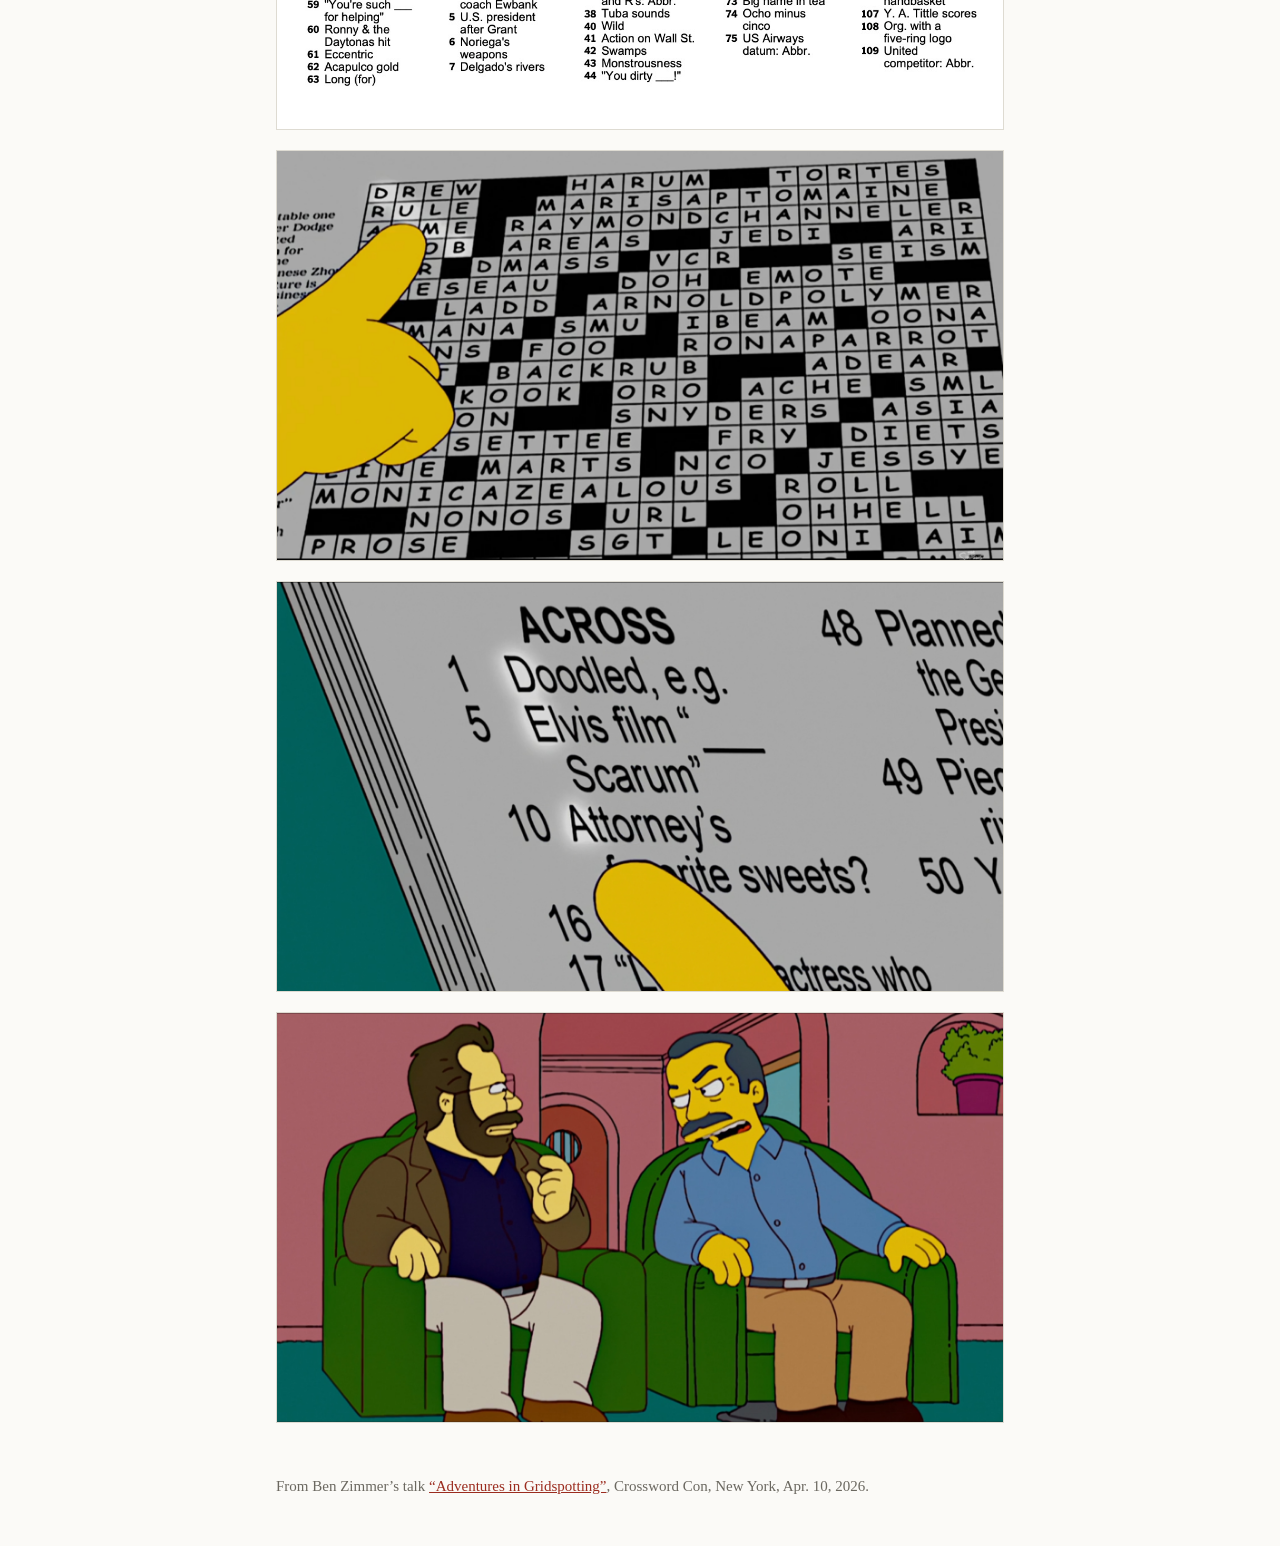
<file: posts/simpsons-2008.html>
<!doctype html>
<html lang="en"><head><meta charset="utf-8">
<meta name="viewport" content="width=device-width, initial-scale=1">
<title>The Simpsons, &quot;Homer and Lisa Exchange Cross Words&quot;</title>
<link rel="stylesheet" href="../style.css">
</head><body>
<header><a class="site" href="../index.html">#Gridspotting</a></header>
<main><p class="kicker">Grids created for productions</p>
<h1>The Simpsons, &quot;Homer and Lisa Exchange Cross Words&quot;</h1>
<section id="new-york-times-2008-11-16">
<p class="meta">Spotted in <i>The Simpsons, S20E6, &quot;Homer and Lisa Exchange Cross Words&quot;</i> (Nov. 16, 2008)</p>
<div class="match">Crossword &ldquo;Sounds Like Somebody I Know&rdquo; by Merl Reagle, <b>New York Times</b>, Nov. 16, 2008<br><a class="xref" href="https://crosswordreference.com/puzzle/nytimes/nyt2008-11-16">See this puzzle at The Cross(word) Reference &rarr;</a></div>
<p class="note">Grid created for the episode and run in the Times the same day</p>
<figure><img src="../images/image27.png" loading="lazy" alt=""></figure>
<figure><img src="../images/image24.png" loading="lazy" alt=""></figure>
<figure><img src="../images/image29.png" loading="lazy" alt=""></figure>
<figure><img src="../images/image33.png" loading="lazy" alt=""></figure>
<figure><img src="../images/image36.png" loading="lazy" alt=""></figure>
</section></main>
<footer>From Ben Zimmer&rsquo;s talk <a href="https://www.youtube.com/watch?v=KkjbiKiHQyE">&ldquo;Adventures in Gridspotting&rdquo;</a>,
Crossword Con, New York, Apr. 10, 2026.</footer>
</body></html>
</file>
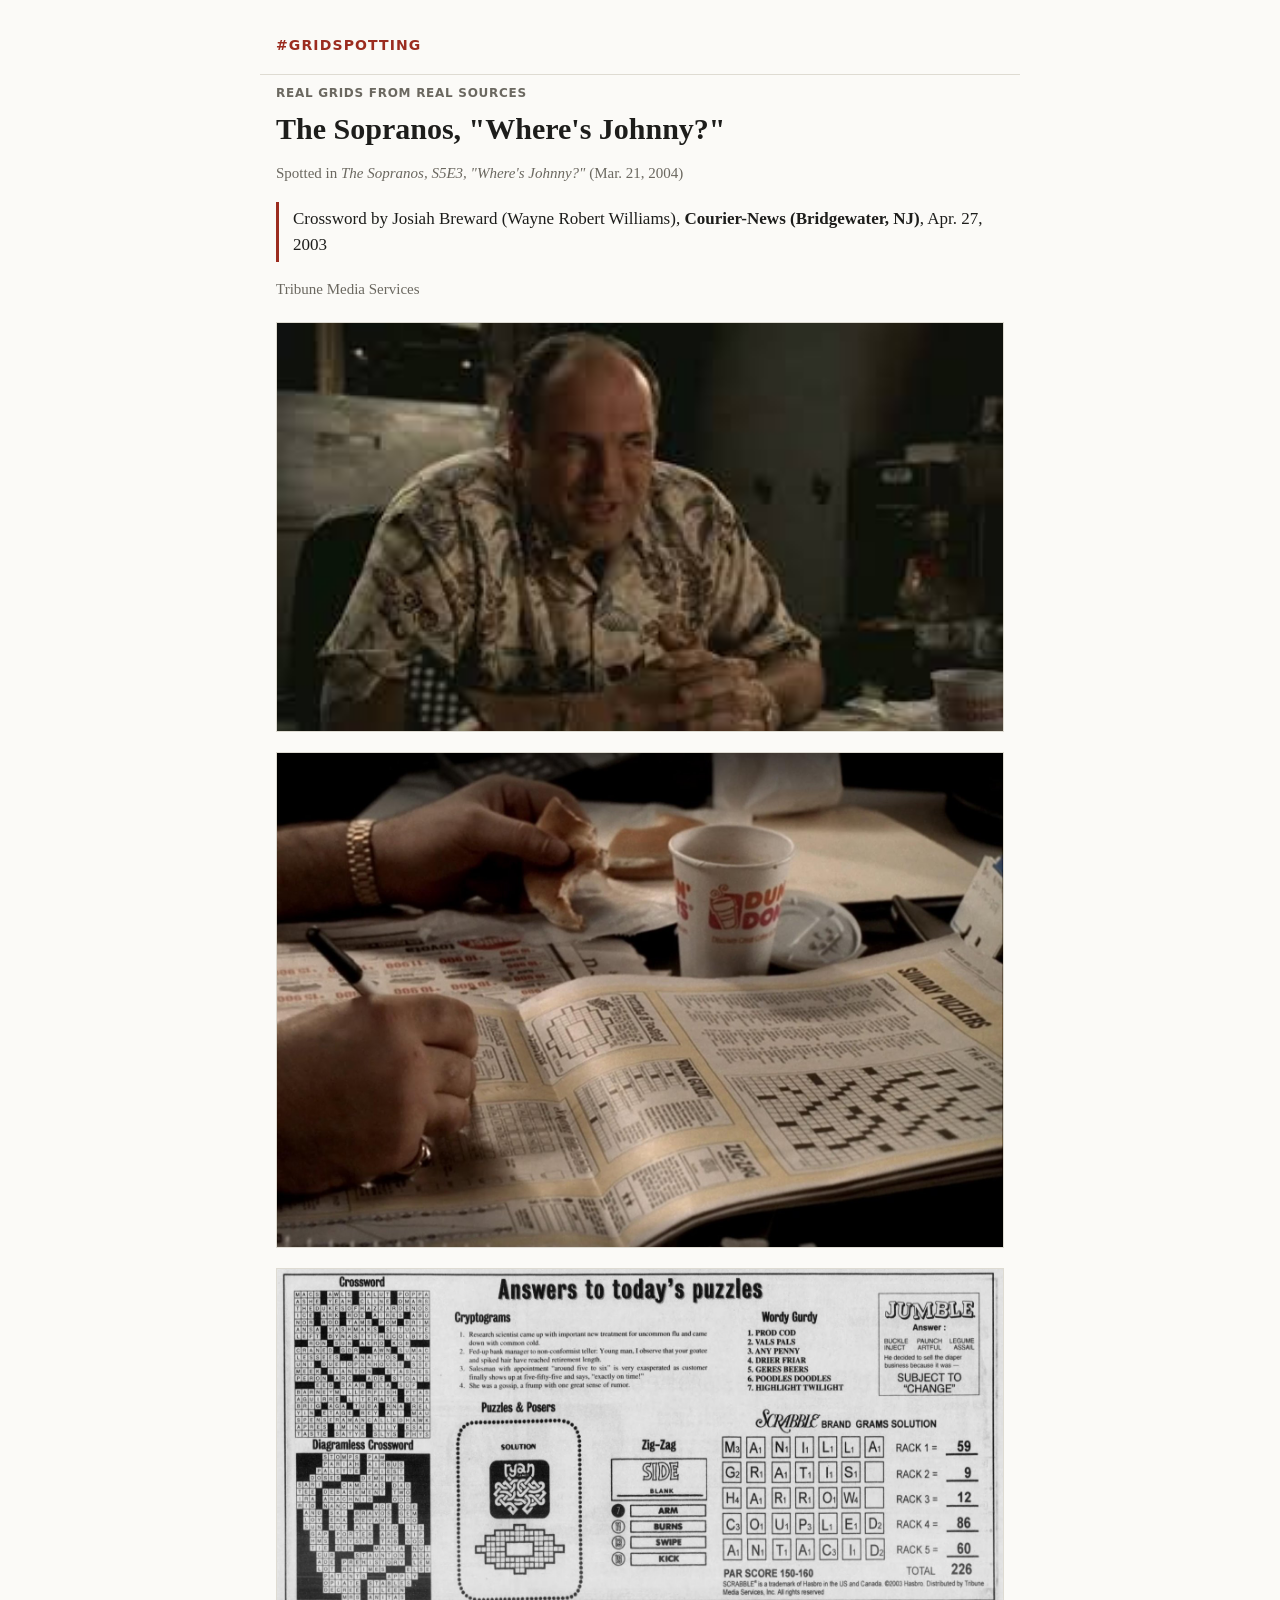
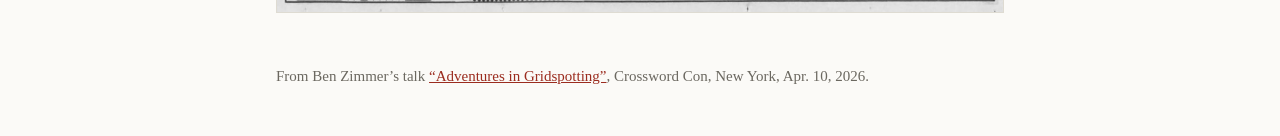
<file: posts/sopranos-2004.html>
<!doctype html>
<html lang="en"><head><meta charset="utf-8">
<meta name="viewport" content="width=device-width, initial-scale=1">
<title>The Sopranos, &quot;Where&#x27;s Johnny?&quot;</title>
<link rel="stylesheet" href="../style.css">
</head><body>
<header><a class="site" href="../index.html">#Gridspotting</a></header>
<main><p class="kicker">Real grids from real sources</p>
<h1>The Sopranos, &quot;Where&#x27;s Johnny?&quot;</h1>
<section id="courier-news-bridgewater-nj-2003-04-27">
<p class="meta">Spotted in <i>The Sopranos, S5E3, &quot;Where&#x27;s Johnny?&quot;</i> (Mar. 21, 2004)</p>
<div class="match">Crossword by Josiah Breward (Wayne Robert Williams), <b>Courier-News (Bridgewater, NJ)</b>, Apr. 27, 2003</div>
<p class="note">Tribune Media Services</p>
<figure><img src="../images/image5.jpg" loading="lazy" alt=""></figure>
<figure><img src="../images/image23.jpg" loading="lazy" alt=""></figure>
<figure><img src="../images/image19.jpg" loading="lazy" alt=""></figure>
</section></main>
<footer>From Ben Zimmer&rsquo;s talk <a href="https://www.youtube.com/watch?v=KkjbiKiHQyE">&ldquo;Adventures in Gridspotting&rdquo;</a>,
Crossword Con, New York, Apr. 10, 2026.</footer>
</body></html>
</file>
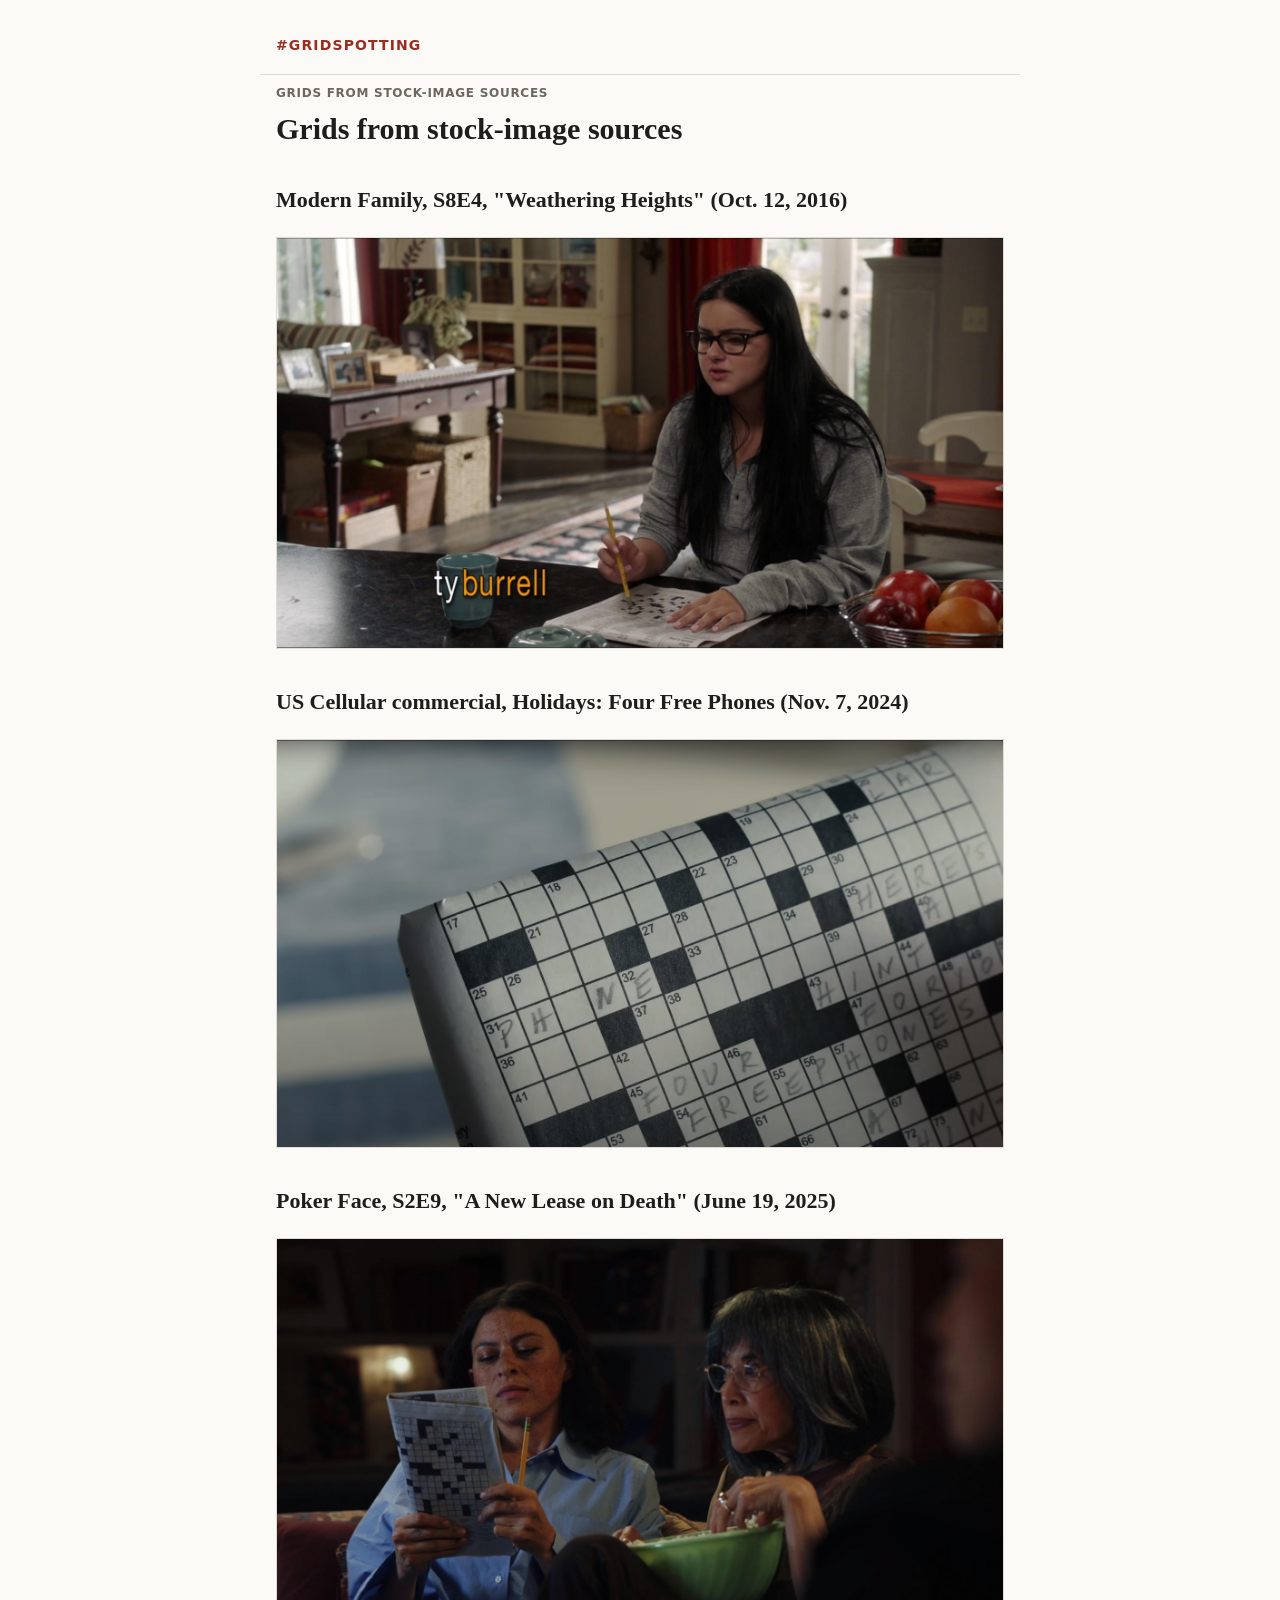
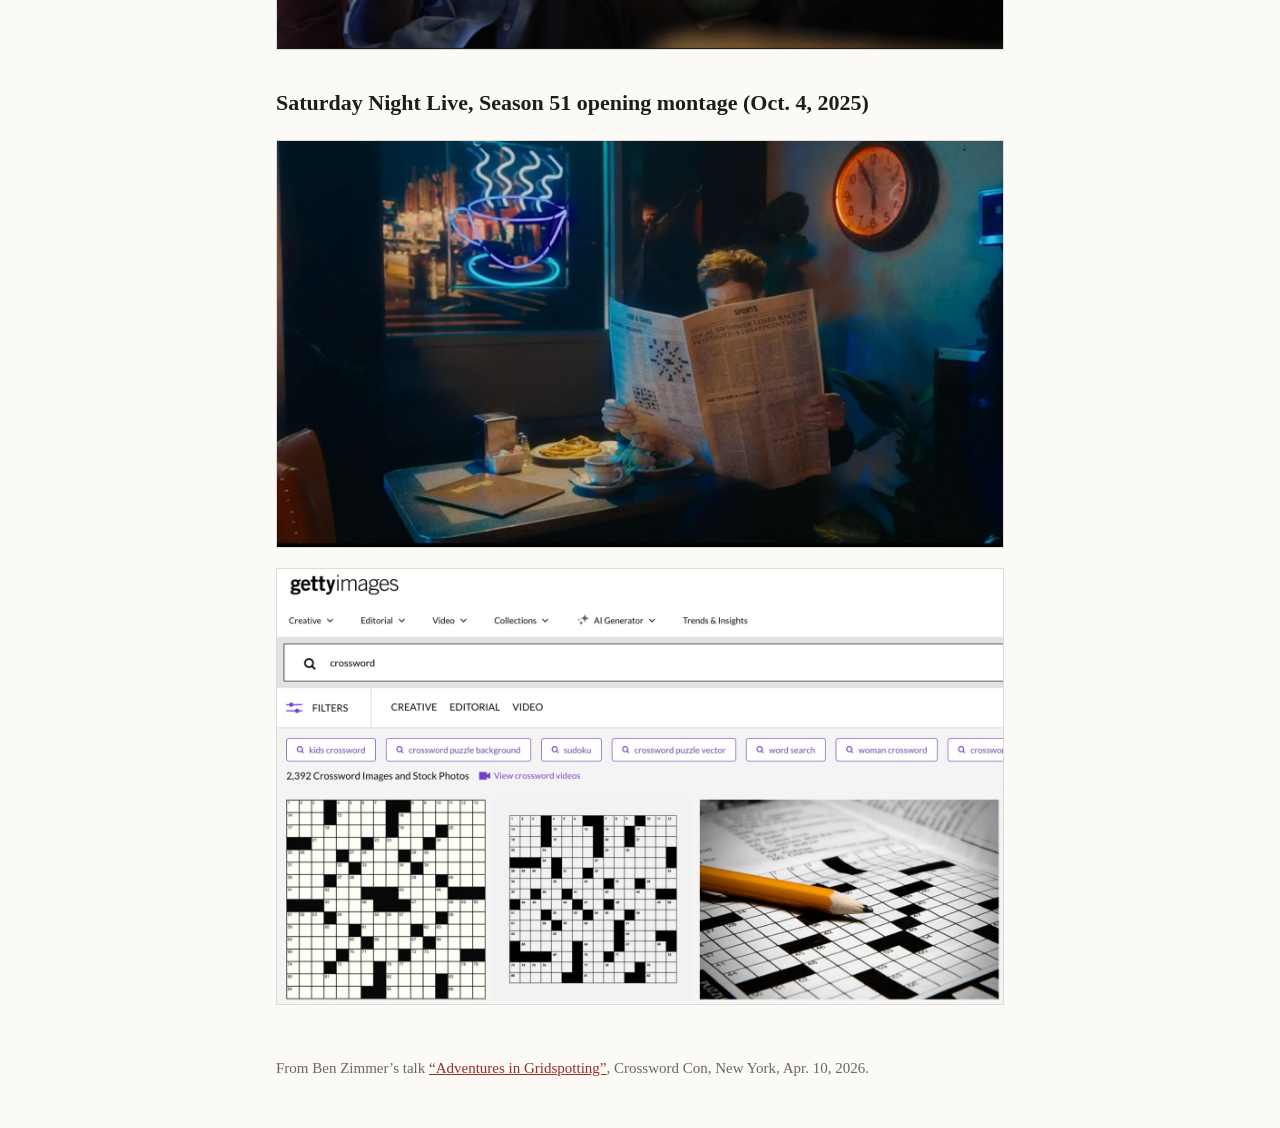
<file: posts/stock-grids.html>
<!doctype html>
<html lang="en"><head><meta charset="utf-8">
<meta name="viewport" content="width=device-width, initial-scale=1">
<title>Grids from stock-image sources</title>
<link rel="stylesheet" href="../style.css">
</head><body>
<header><a class="site" href="../index.html">#Gridspotting</a></header>
<main><p class="kicker">Grids from stock-image sources</p>
<h1>Grids from stock-image sources</h1>
<section id="modern-family">
<h2>Modern Family, S8E4, &quot;Weathering Heights&quot; (Oct. 12, 2016)</h2>
<figure><img src="../images/image20.png" loading="lazy" alt=""></figure>
</section>
<section id="us-cellular-commercial">
<h2>US Cellular commercial, Holidays: Four Free Phones (Nov. 7, 2024)</h2>
<figure><img src="../images/image26.png" loading="lazy" alt=""></figure>
</section>
<section id="poker-face">
<h2>Poker Face, S2E9, &quot;A New Lease on Death&quot; (June 19, 2025)</h2>
<figure><img src="../images/image25.png" loading="lazy" alt=""></figure>
</section>
<section id="saturday-night-live">
<h2>Saturday Night Live, Season 51 opening montage (Oct. 4, 2025)</h2>
<figure><img src="../images/image30.png" loading="lazy" alt=""></figure>
<figure><img src="../images/image31.png" loading="lazy" alt=""></figure>
</section></main>
<footer>From Ben Zimmer&rsquo;s talk <a href="https://www.youtube.com/watch?v=KkjbiKiHQyE">&ldquo;Adventures in Gridspotting&rdquo;</a>,
Crossword Con, New York, Apr. 10, 2026.</footer>
</body></html>
</file>
<file: style.css>
:root { --bg:#fbfaf7; --fg:#1d1d1b; --muted:#6b6860; --rule:#dedbd2; --accent:#9b2c1f; }
@media (prefers-color-scheme: dark) {
  :root { --bg:#161614; --fg:#ecebe6; --muted:#a29f96; --rule:#33322e; --accent:#e0806f; }
}
* { box-sizing: border-box; }
body { margin:0; background:var(--bg); color:var(--fg);
  font: 17px/1.55 Georgia, "Times New Roman", serif; }
main, header, footer { max-width: 760px; margin: 0 auto; padding: 0 16px; }
header { padding-top: 32px; border-bottom: 1px solid var(--rule); padding-bottom: 16px; }
header .site { font: 600 14px/1 system-ui, sans-serif; letter-spacing: .08em;
  text-transform: uppercase; color: var(--accent); text-decoration: none; }
h1 { font-size: 30px; line-height: 1.2; margin: 12px 0 4px; }
h2 { font-size: 22px; margin: 36px 0 8px; }
a { color: var(--accent); }
.meta, .note, footer { color: var(--muted); font-size: 15px; }
.kicker { font: 600 12px/1 system-ui, sans-serif; letter-spacing: .06em;
  text-transform: uppercase; color: var(--muted); }
figure { margin: 20px 0; }
figure img { width: 100%; height: auto; display: block; border: 1px solid var(--rule); }
.match { border-left: 3px solid var(--accent); padding: 4px 0 4px 14px; margin: 16px 0; }
.match a.xref { font: 14px/1.6 system-ui, sans-serif; text-decoration: none; }
ul.posts { list-style: none; padding: 0; }
ul.posts li { padding: 16px 0; border-bottom: 1px solid var(--rule); display: flex; gap: 16px; }
ul.posts img { width: 140px; height: 90px; object-fit: cover; flex: none; border: 1px solid var(--rule); }
ul.posts a.t { font-size: 19px; text-decoration: none; }
footer { padding: 32px 16px 48px; }
@media (max-width: 480px) { ul.posts img { width: 96px; height: 64px; } }
</file>
